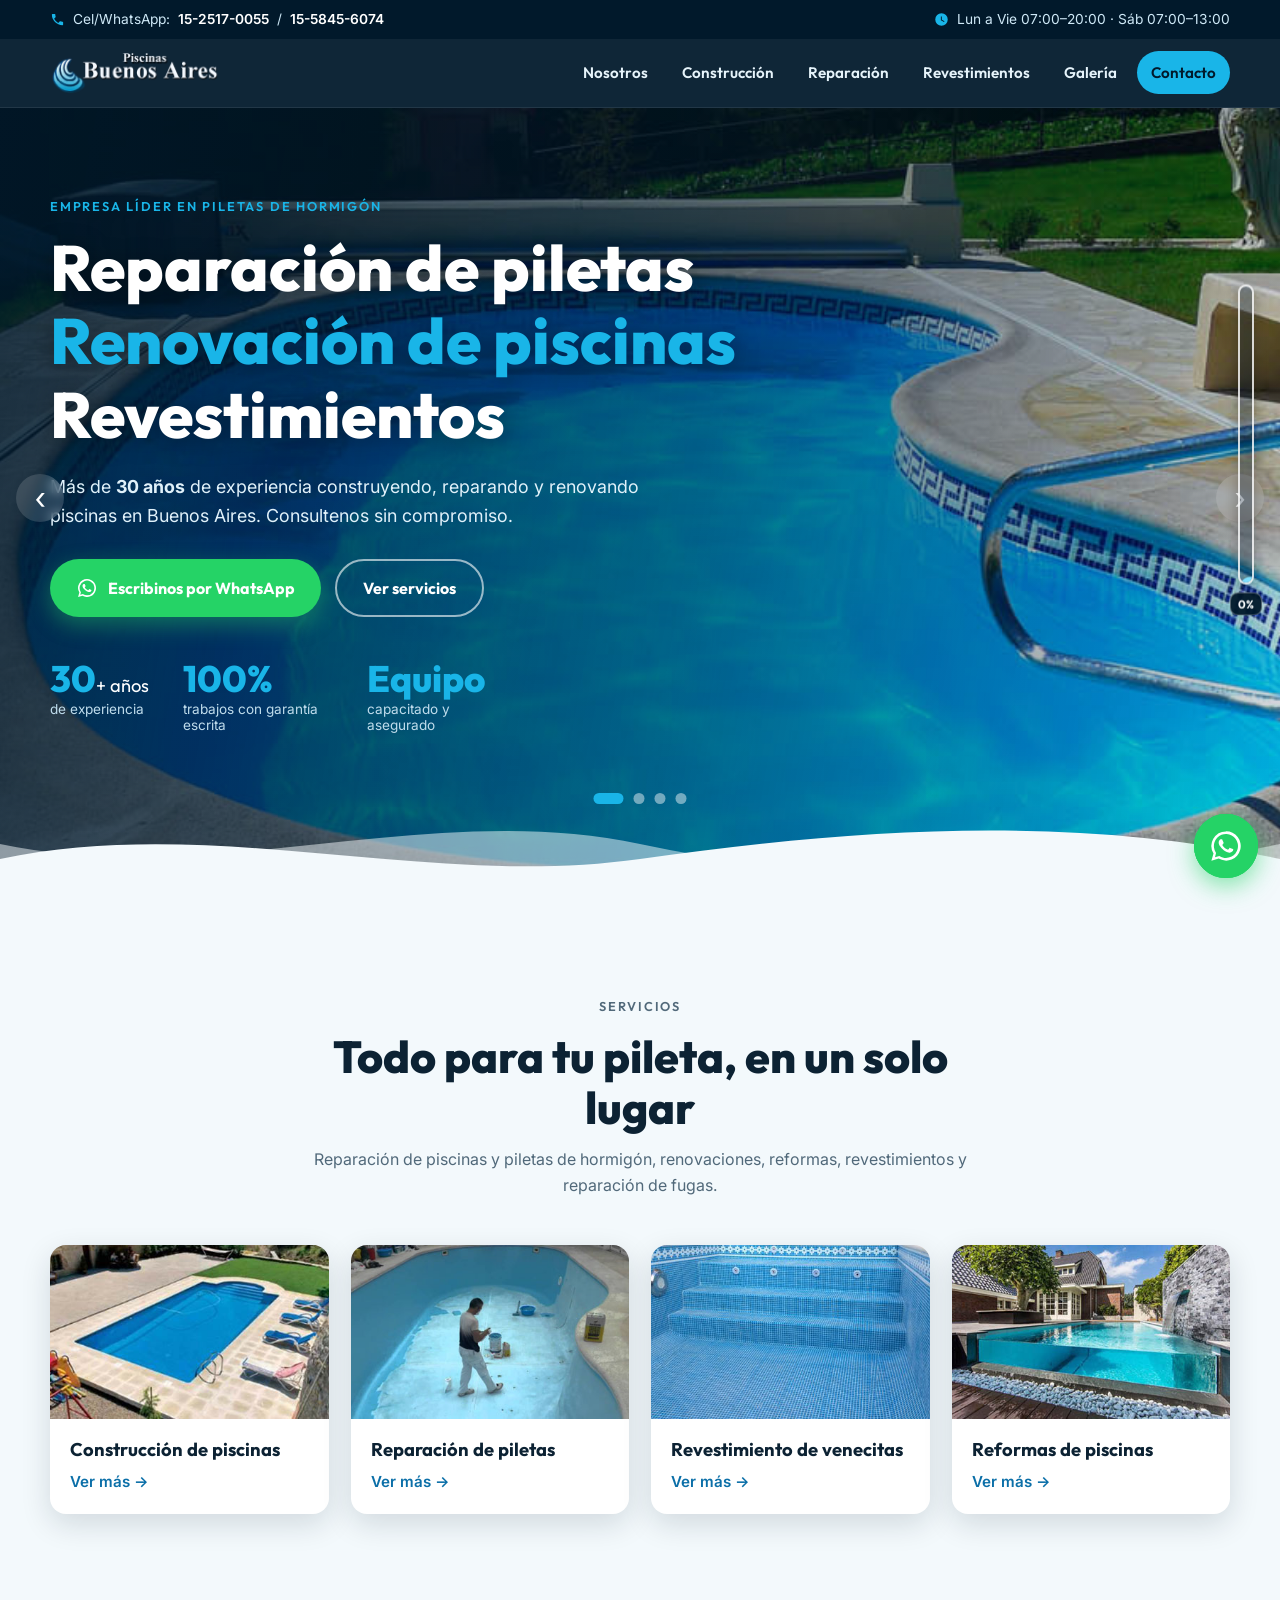
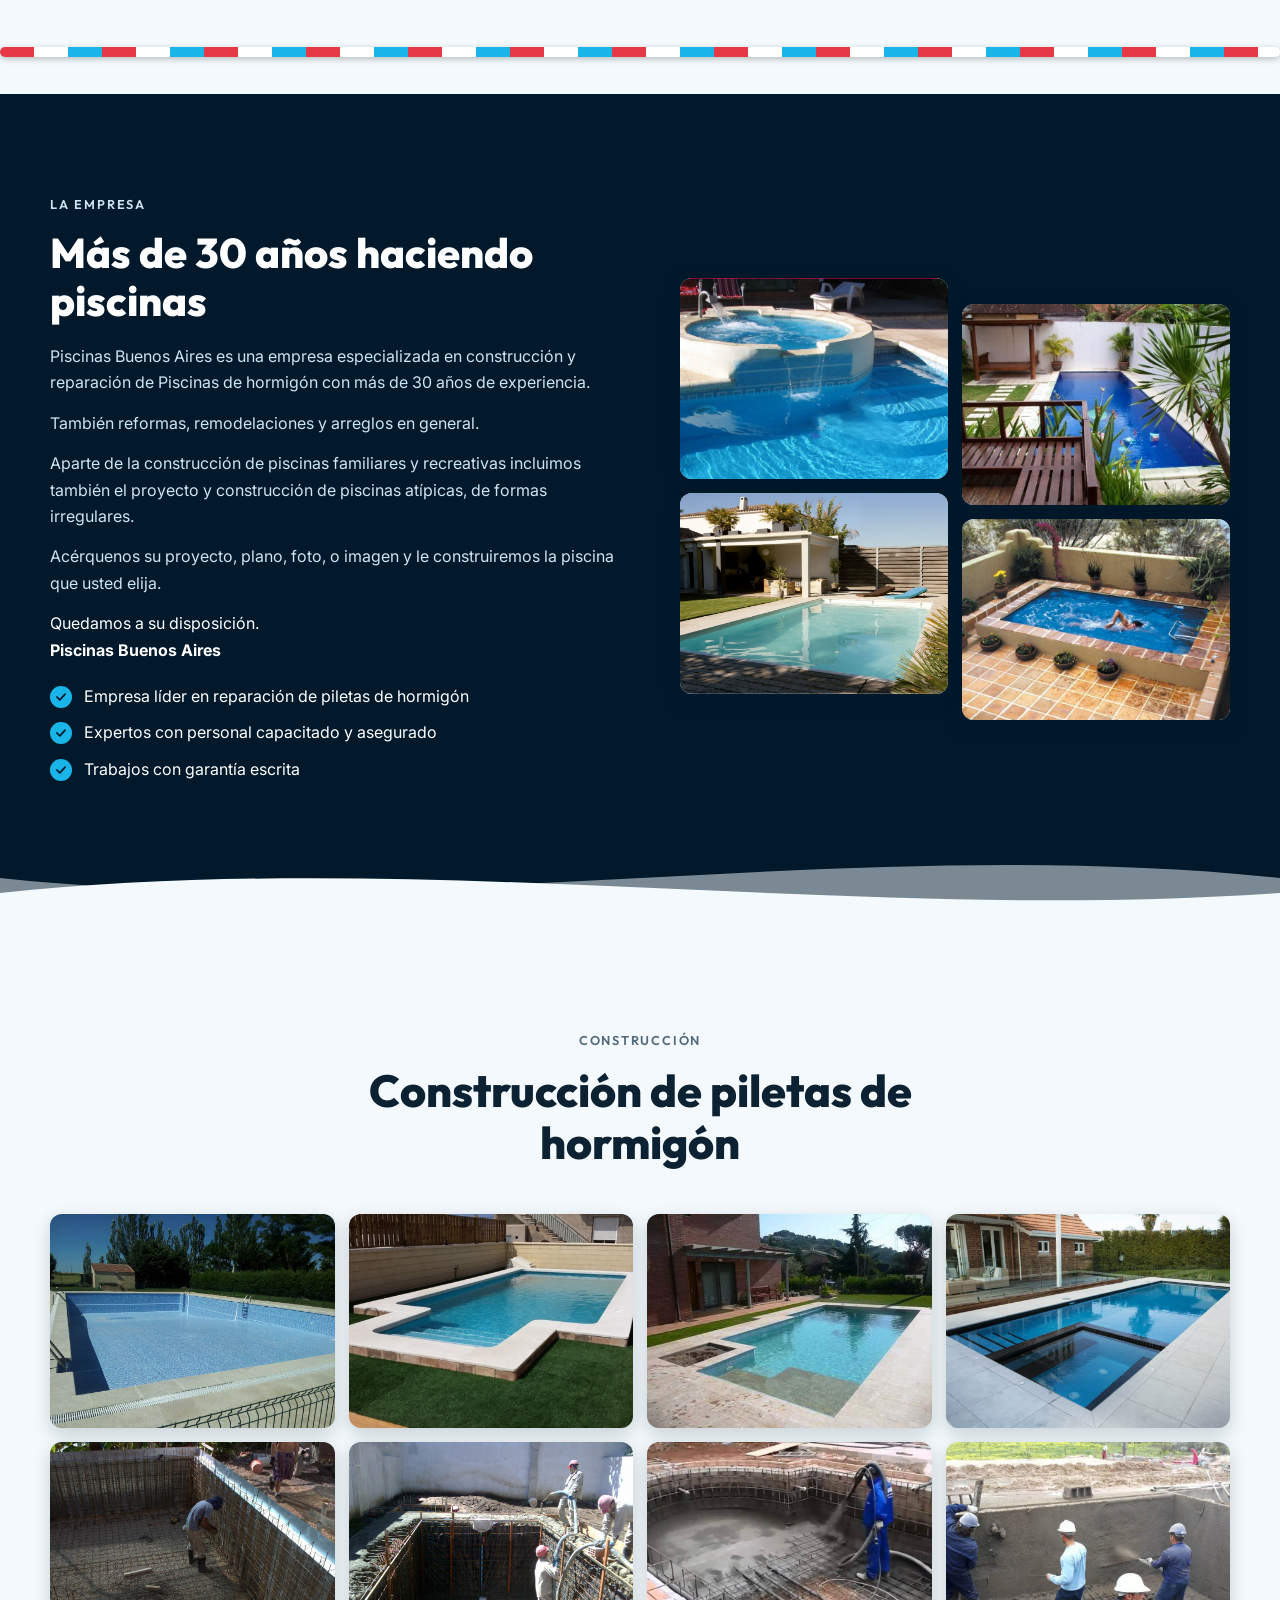
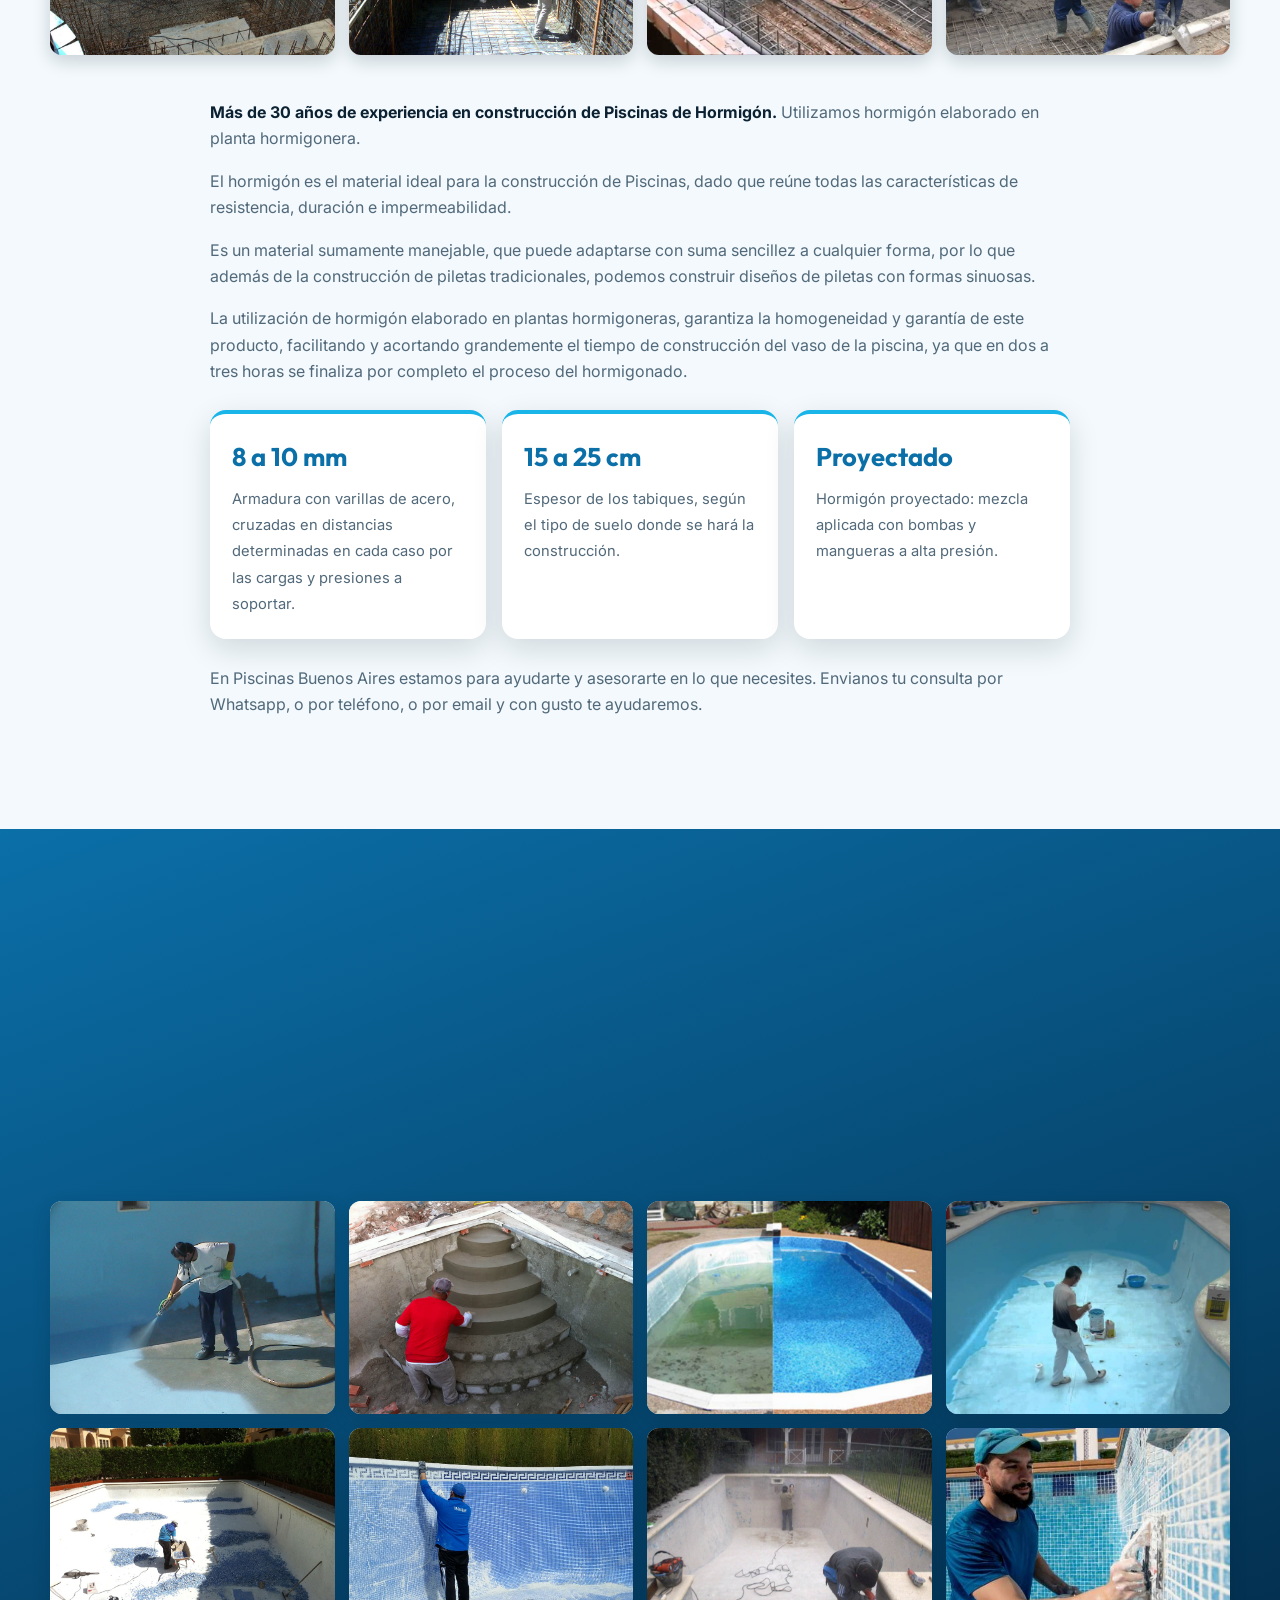
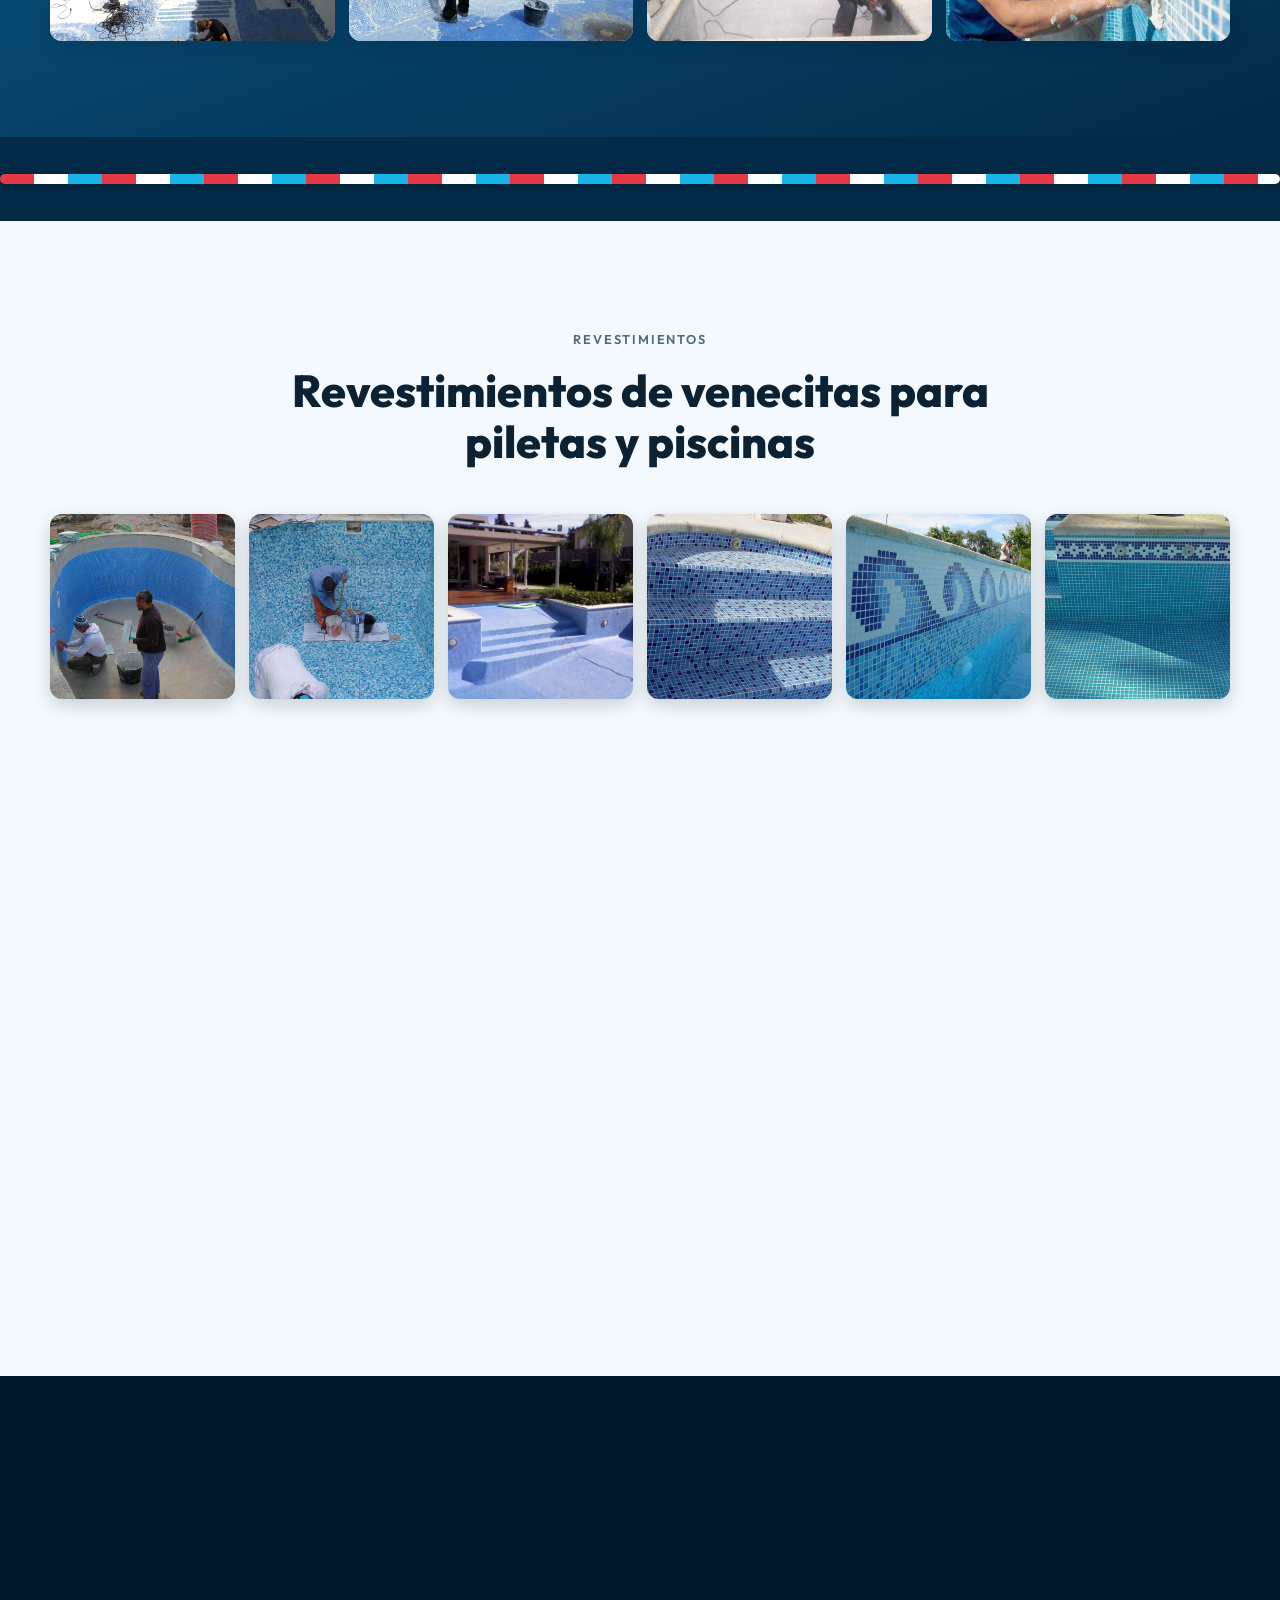
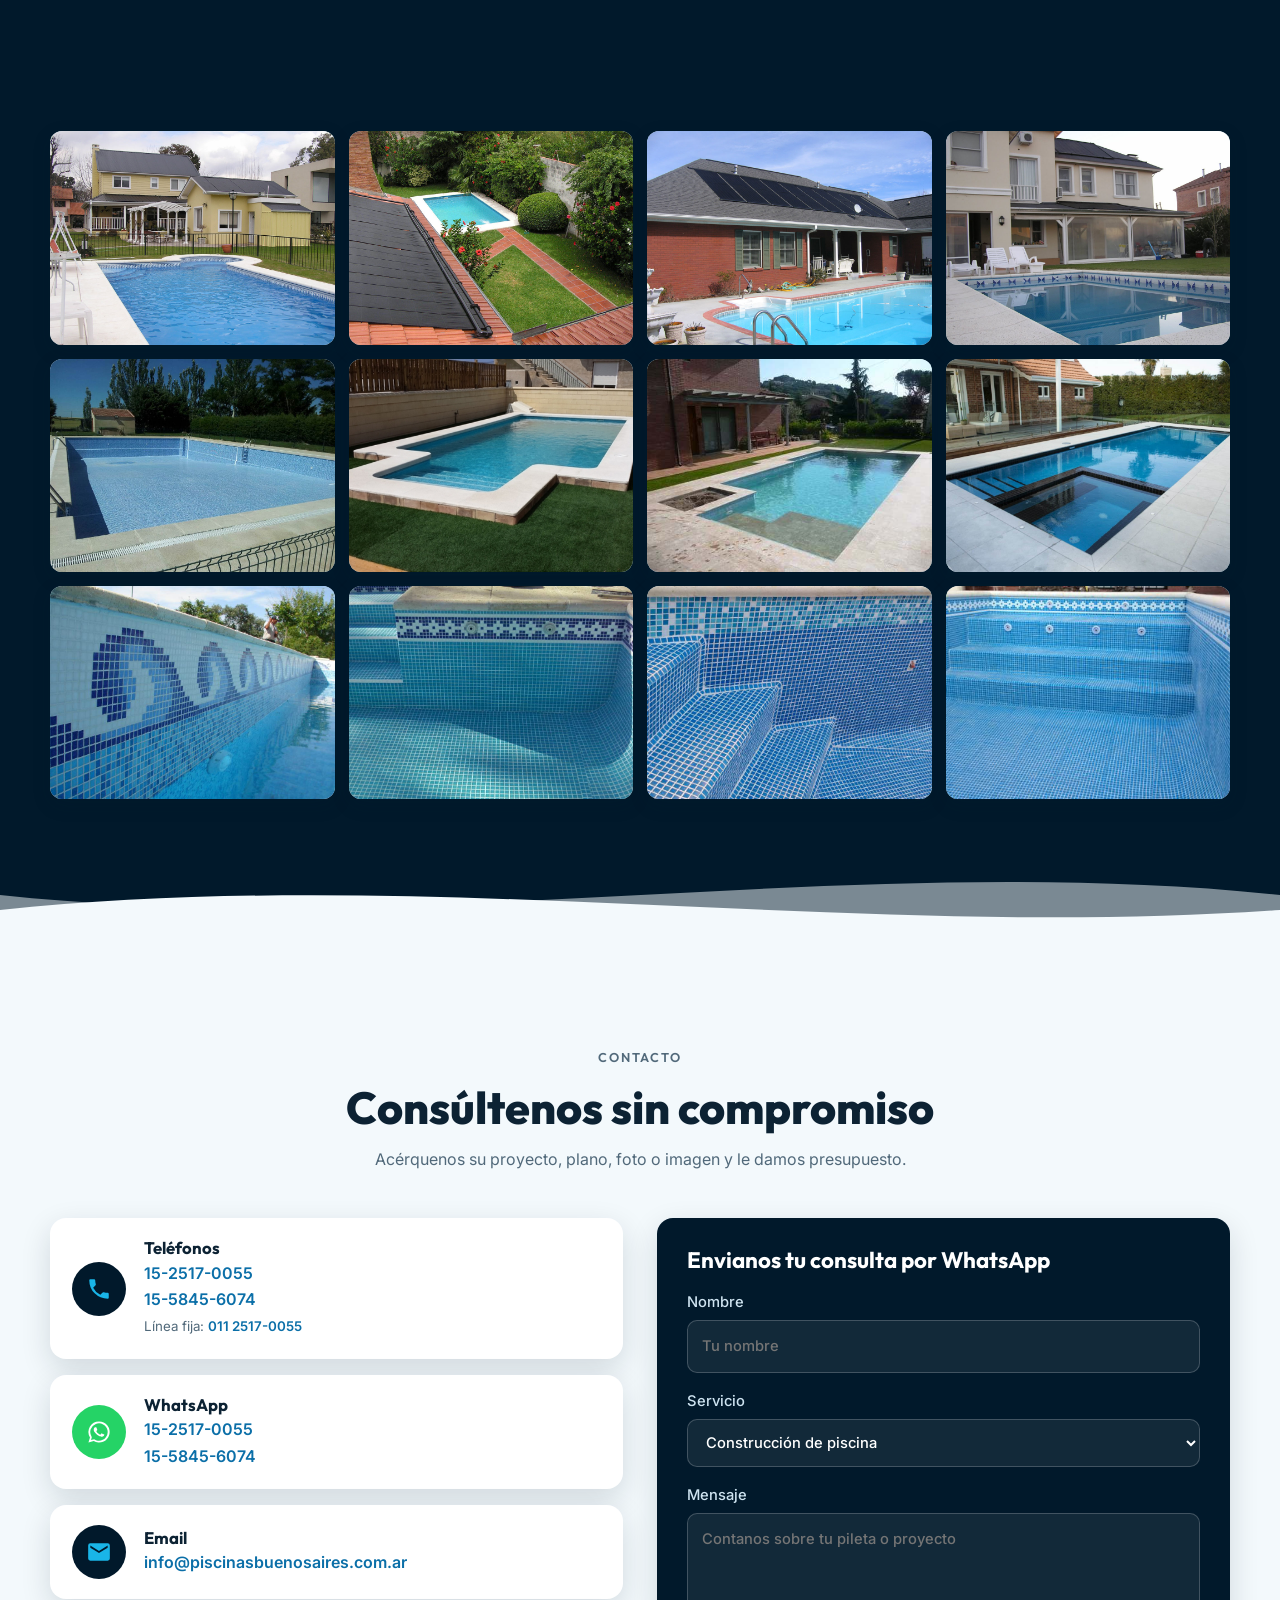
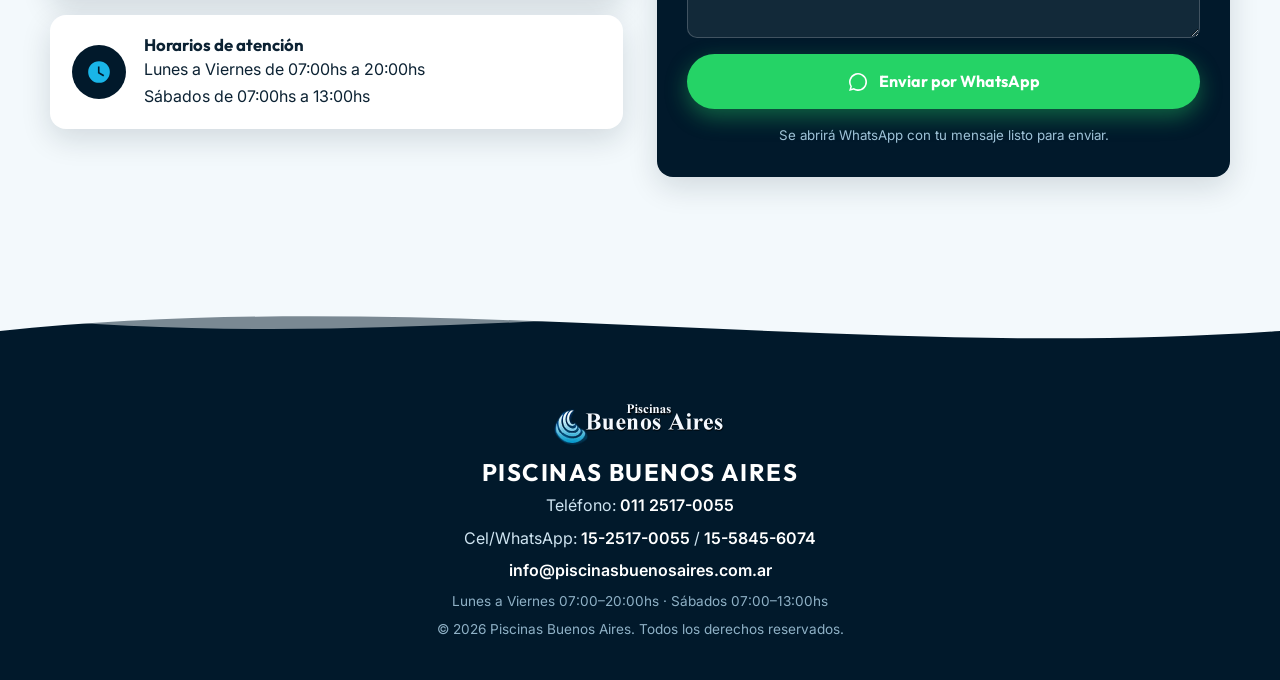
<file: index.html>
<!DOCTYPE html>
<html lang="es-AR">
<head>
<meta charset="utf-8">
<meta name="viewport" content="width=device-width, initial-scale=1">
<title>Piscinas Buenos Aires | Construcción y Reparación de Piletas de Hormigón</title>
<meta name="description" content="Empresa líder en construcción y reparación de piscinas de hormigón con más de 30 años de experiencia. Reformas, renovaciones, revestimientos de venecitas y reparación de fugas. Garantía escrita.">
<meta name="keywords" content="reparación de piletas, reparación de piscinas, construcción de piletas, piscinas de hormigón, revestimiento de venecitas, renovación de piscinas, Buenos Aires">
<meta name="theme-color" content="#01192b">
<meta property="og:title" content="Piscinas Buenos Aires | Construcción y Reparación de Piletas">
<meta property="og:description" content="Más de 30 años construyendo y reparando piscinas de hormigón. Trabajos con garantía escrita.">
<meta property="og:type" content="website">
<meta property="og:image" content="img/banner/banner03.jpg">
<link rel="icon" href="img/logo.png">
<link rel="preconnect" href="https://fonts.googleapis.com">
<link rel="preconnect" href="https://fonts.gstatic.com" crossorigin>
<link href="https://fonts.googleapis.com/css2?family=Inter:wght@400;500;600&family=Outfit:wght@500;600;700;800&display=swap" rel="stylesheet">
<link rel="stylesheet" href="css/style.css">
<script type="application/ld+json">
{
  "@context": "https://schema.org",
  "@type": "HomeAndConstructionBusiness",
  "name": "Piscinas Buenos Aires",
  "description": "Construcción y reparación de piscinas de hormigón con más de 30 años de experiencia.",
  "telephone": ["+54 9 11 2517-0055", "+54 9 11 5845-6074"],
  "email": "info@piscinasbuenosaires.com.ar",
  "areaServed": "Buenos Aires, Argentina",
  "openingHoursSpecification": [
    {"@type": "OpeningHoursSpecification", "dayOfWeek": ["Monday","Tuesday","Wednesday","Thursday","Friday"], "opens": "07:00", "closes": "20:00"},
    {"@type": "OpeningHoursSpecification", "dayOfWeek": "Saturday", "opens": "07:00", "closes": "13:00"}
  ]
}
</script>
</head>
<body>

<!-- Medidor de nivel de agua (scroll) -->
<div class="level" aria-hidden="true">
  <div class="level__tube"><div class="level__water" id="levelWater"></div></div>
  <div class="level__label"><span id="levelPct">0</span>%</div>
</div>

<!-- Barra superior -->
<div class="topbar">
  <div class="wrap topbar__in">
    <span class="topbar__item"><svg viewBox="0 0 24 24"><path d="M6.6 10.8a15.1 15.1 0 0 0 6.6 6.6l2.2-2.2a1 1 0 0 1 1-.25 11.4 11.4 0 0 0 3.6.57 1 1 0 0 1 1 1V20a1 1 0 0 1-1 1A17 17 0 0 1 3 4a1 1 0 0 1 1-1h3.5a1 1 0 0 1 1 1c0 1.25.2 2.45.57 3.57a1 1 0 0 1-.25 1z"/></svg>
      Cel/WhatsApp: <a href="tel:+5491125170055">15-2517-0055</a> / <a href="tel:+5491158456074">15-5845-6074</a></span>
    <span class="topbar__item topbar__hide"><svg viewBox="0 0 24 24"><path d="M12 2a10 10 0 1 0 0 20 10 10 0 0 0 0-20zm.5 5v5.2l4.3 2.6-.8 1.3-5-3V7z"/></svg>
      Lun a Vie 07:00–20:00 · Sáb 07:00–13:00</span>
  </div>
</div>

<!-- Header -->
<header class="header" id="header">
  <div class="wrap header__in">
    <a href="#inicio" class="logo"><img src="img/logo.png" alt="Piscinas Buenos Aires" width="176" height="45"></a>
    <button class="burger" id="burger" aria-label="Abrir menú" aria-expanded="false"><span></span><span></span><span></span></button>
    <nav class="nav" id="nav">
      <a href="#nosotros">Nosotros</a>
      <a href="#construccion">Construcción</a>
      <a href="#reparacion">Reparación</a>
      <a href="#revestimientos">Revestimientos</a>
      <a href="#galeria">Galería</a>
      <a href="#contacto" class="nav__cta">Contacto</a>
    </nav>
  </div>
</header>

<main>
<!-- HERO -->
<section class="hero" id="inicio">
  <div class="hero__slides" id="slides">
    <div class="hero__slide is-active" style="background-image:url('img/banner/banner03.jpg')"></div>
    <div class="hero__slide" style="background-image:url('img/banner/banner01.jpg')"></div>
    <div class="hero__slide" style="background-image:url('img/banner/banner05.jpg')"></div>
    <div class="hero__slide" style="background-image:url('img/banner/banner06.jpg')"></div>
  </div>
  <div class="hero__shade"></div>
  <div class="bubbles" aria-hidden="true"></div>
  <div class="wrap hero__content">
    <p class="eyebrow">Empresa líder en piletas de hormigón</p>
    <h1>Reparación de piletas<br><span>Renovación de piscinas</span><br>Revestimientos</h1>
    <p class="hero__lead">Más de <strong>30 años</strong> de experiencia construyendo, reparando y renovando piscinas en Buenos Aires. Consultenos sin compromiso.</p>
    <div class="hero__btns">
      <a class="btn btn--wa" href="https://wa.me/5491125170055?text=Hola%2C%20quisiera%20hacer%20una%20consulta%20sobre%20mi%20pileta." target="_blank" rel="noopener"><svg viewBox="0 0 32 32"><path d="M16 3a13 13 0 0 0-11.1 19.7L3 29l6.5-1.8A13 13 0 1 0 16 3zm0 23.7c-2 0-3.9-.6-5.5-1.6l-.4-.2-3.9 1 1-3.8-.3-.4A10.7 10.7 0 1 1 16 26.700zm5.900-8c-.3-.2-1.900-.9-2.200-1-.3-.1-.5-.2-.7.200-.2.300-.8 1-1 1.200-.2.200-.4.200-.7.100-.3-.2-1.400-.5-2.600-1.600-1-.9-1.600-1.900-1.800-2.300-.2-.3 0-.5.100-.7l.5-.6c.2-.2.200-.3.300-.5.100-.2.100-.4 0-.6l-1-2.300c-.2-.6-.5-.5-.7-.5h-.6c-.2 0-.6.100-.9.400-.3.300-1.100 1.100-1.100 2.600s1.100 3 1.300 3.200c.2.200 2.200 3.400 5.400 4.700 3.200 1.300 3.200.9 3.800.8.600-.1 1.900-.8 2.200-1.500.3-.7.300-1.400.2-1.500-.1-.1-.3-.2-.6-.4z"/></svg> Escribinos por WhatsApp</a>
      <a class="btn btn--ghost" href="#servicios">Ver servicios</a>
    </div>
    <ul class="hero__badges">
      <li><b data-count="30">0</b>+ años<small>de experiencia</small></li>
      <li><b>100%</b><small>trabajos con garantía escrita</small></li>
      <li><b>Equipo</b><small>capacitado y asegurado</small></li>
    </ul>
  </div>
  <button class="hero__arrow hero__arrow--prev" id="prev" aria-label="Anterior">‹</button>
  <button class="hero__arrow hero__arrow--next" id="next" aria-label="Siguiente">›</button>
  <div class="hero__dots" id="dots"></div>
  <svg class="wave wave--hero" viewBox="0 0 1440 120" preserveAspectRatio="none" aria-hidden="true">
    <path class="w1" d="M0 60 C 240 120 480 0 720 60 S 1200 120 1440 60 V120 H0z"/>
    <path class="w2" d="M0 80 C 240 20 480 120 720 80 S 1200 20 1440 80 V120 H0z"/>
  </svg>
</section>

<!-- SERVICIOS -->
<section class="section section--light" id="servicios">
  <div class="wrap">
    <header class="sec-head reveal">
      <p class="eyebrow eyebrow--dark">Servicios</p>
      <h2>Todo para tu pileta, en un solo lugar</h2>
      <p>Reparación de piscinas y piletas de hormigón, renovaciones, reformas, revestimientos y reparación de fugas.</p>
    </header>
    <div class="cards">
      <article class="card reveal">
        <div class="card__img"><img src="img/banner/index03.jpg" alt="Construcción de piscinas de hormigón" loading="lazy"></div>
        <div class="card__body"><h3>Construcción de piscinas</h3><a href="#construccion" class="card__link">Ver más →</a></div>
      </article>
      <article class="card reveal" style="--d:.1s">
        <div class="card__img"><img src="img/banner/index07.jpg" alt="Reparación de piletas" loading="lazy"></div>
        <div class="card__body"><h3>Reparación de piletas</h3><a href="#reparacion" class="card__link">Ver más →</a></div>
      </article>
      <article class="card reveal" style="--d:.2s">
        <div class="card__img"><img src="img/banner/index05.jpg" alt="Revestimiento de venecitas" loading="lazy"></div>
        <div class="card__body"><h3>Revestimiento de venecitas</h3><a href="#revestimientos" class="card__link">Ver más →</a></div>
      </article>
      <article class="card reveal" style="--d:.3s">
        <div class="card__img"><img src="img/banner/index02.jpg" alt="Reformas de piscinas" loading="lazy"></div>
        <div class="card__body"><h3>Reformas de piscinas</h3><a href="#reparacion" class="card__link">Ver más →</a></div>
      </article>
    </div>
  </div>
</section>

<!-- Carril con nadador (animación scroll) -->
<div class="lane" id="lane1" aria-hidden="true">
  <div class="lane__rope"></div>
  <div class="lane__swimmer" data-swimmer>
    <svg viewBox="0 0 120 50"><g class="sw-arm"><path d="M52 22 C 62 4, 84 4, 92 18" fill="none" stroke="#fff" stroke-width="5" stroke-linecap="round"/></g><ellipse cx="46" cy="28" rx="28" ry="7" fill="#19b5e8"/><circle cx="82" cy="24" r="8" fill="#ffd9b8"/><path d="M74 22 A8 8 0 0 1 90 22 Z" fill="#e63946"/><path d="M14 30 q-8 4 -12 0" stroke="#fff" fill="none" stroke-width="3" stroke-linecap="round" class="sw-kick"/></svg>
  </div>
</div>

<!-- NOSOTROS -->
<section class="section section--dark" id="nosotros">
  <div class="wrap about">
    <div class="about__text reveal">
      <p class="eyebrow">La empresa</p>
      <h2>Más de 30 años haciendo piscinas</h2>
      <p>Piscinas Buenos Aires es una empresa especializada en construcción y reparación de Piscinas de hormigón con más de 30 años de experiencia.</p>
      <p>También reformas, remodelaciones y arreglos en general.</p>
      <p>Aparte de la construcción de piscinas familiares y recreativas incluimos también el proyecto y construcción de piscinas atípicas, de formas irregulares.</p>
      <p>Acérquenos su proyecto, plano, foto, o imagen y le construiremos la piscina que usted elija.</p>
      <p class="about__sign">Quedamos a su disposición.<br><strong>Piscinas Buenos Aires</strong></p>
      <ul class="ticks">
        <li>Empresa líder en reparación de piletas de hormigón</li>
        <li>Expertos con personal capacitado y asegurado</li>
        <li>Trabajos con garantía escrita</li>
      </ul>
    </div>
    <div class="about__grid">
      <a href="img/empresa/01.jpg" class="g-item reveal" data-group="empresa"><img src="img/empresa/01.jpg" alt="Piscina - trabajo de Piscinas Buenos Aires 1" loading="lazy"></a>
      <a href="img/empresa/02.jpg" class="g-item reveal" data-group="empresa" style="--d:.1s"><img src="img/empresa/02.jpg" alt="Piscina - trabajo de Piscinas Buenos Aires 2" loading="lazy"></a>
      <a href="img/empresa/03.jpg" class="g-item reveal" data-group="empresa" style="--d:.2s"><img src="img/empresa/03.jpg" alt="Piscina - trabajo de Piscinas Buenos Aires 3" loading="lazy"></a>
      <a href="img/empresa/04.jpg" class="g-item reveal" data-group="empresa" style="--d:.3s"><img src="img/empresa/04.jpg" alt="Piscina - trabajo de Piscinas Buenos Aires 4" loading="lazy"></a>
    </div>
  </div>
  <svg class="wave wave--bottom wave--light" viewBox="0 0 1440 120" preserveAspectRatio="none" aria-hidden="true">
    <path class="w1" d="M0 60 C 240 120 480 0 720 60 S 1200 120 1440 60 V120 H0z"/>
    <path class="w2" d="M0 80 C 240 20 480 120 720 80 S 1200 20 1440 80 V120 H0z"/>
  </svg>
</section>

<!-- CONSTRUCCIÓN -->
<section class="section section--light" id="construccion">
  <div class="wrap">
    <header class="sec-head reveal">
      <p class="eyebrow eyebrow--dark">Construcción</p>
      <h2>Construcción de piletas de hormigón</h2>
    </header>
    <div class="grid grid--4">
      <a href="img/hormigon/01.jpg" class="g-item reveal" data-group="hormigon"><img src="img/hormigon/01.jpg" alt="Construcción de pileta de hormigón 1" loading="lazy"></a>
      <a href="img/hormigon/02.jpg" class="g-item reveal" data-group="hormigon" style="--d:.05s"><img src="img/hormigon/02.jpg" alt="Construcción de pileta de hormigón 2" loading="lazy"></a>
      <a href="img/hormigon/03.jpg" class="g-item reveal" data-group="hormigon" style="--d:.1s"><img src="img/hormigon/03.jpg" alt="Construcción de pileta de hormigón 3" loading="lazy"></a>
      <a href="img/hormigon/04.jpg" class="g-item reveal" data-group="hormigon" style="--d:.15s"><img src="img/hormigon/04.jpg" alt="Construcción de pileta de hormigón 4" loading="lazy"></a>
      <a href="img/hormigon/09.jpg" class="g-item reveal" data-group="hormigon"><img src="img/hormigon/09.jpg" alt="Construcción de pileta de hormigón 5" loading="lazy"></a>
      <a href="img/hormigon/12.jpg" class="g-item reveal" data-group="hormigon" style="--d:.05s"><img src="img/hormigon/12.jpg" alt="Construcción de pileta de hormigón 6" loading="lazy"></a>
      <a href="img/hormigon/13.jpg" class="g-item reveal" data-group="hormigon" style="--d:.1s"><img src="img/hormigon/13.jpg" alt="Construcción de pileta de hormigón 7" loading="lazy"></a>
      <a href="img/hormigon/08.jpg" class="g-item reveal" data-group="hormigon" style="--d:.15s"><img src="img/hormigon/08.jpg" alt="Construcción de pileta de hormigón 8" loading="lazy"></a>
    </div>
    <div class="prose reveal">
      <p><strong>Más de 30 años de experiencia en construcción de Piscinas de Hormigón.</strong> Utilizamos hormigón elaborado en planta hormigonera.</p>
      <p>El hormigón es el material ideal para la construcción de Piscinas, dado que reúne todas las características de resistencia, duración e impermeabilidad.</p>
      <p>Es un material sumamente manejable, que puede adaptarse con suma sencillez a cualquier forma, por lo que además de la construcción de piletas tradicionales, podemos construir diseños de piletas con formas sinuosas.</p>
      <p>La utilización de hormigón elaborado en plantas hormigoneras, garantiza la homogeneidad y garantía de este producto, facilitando y acortando grandemente el tiempo de construcción del vaso de la piscina, ya que en dos a tres horas se finaliza por completo el proceso del hormigonado.</p>
      <div class="specs">
        <div class="spec"><b>8 a 10 mm</b><span>Armadura con varillas de acero, cruzadas en distancias determinadas en cada caso por las cargas y presiones a soportar.</span></div>
        <div class="spec"><b>15 a 25 cm</b><span>Espesor de los tabiques, según el tipo de suelo donde se hará la construcción.</span></div>
        <div class="spec"><b>Proyectado</b><span>Hormigón proyectado: mezcla aplicada con bombas y mangueras a alta presión.</span></div>
      </div>
      <p>En Piscinas Buenos Aires estamos para ayudarte y asesorarte en lo que necesites. Envianos tu consulta por Whatsapp, o por teléfono, o por email y con gusto te ayudaremos.</p>
    </div>
  </div>
</section>

<!-- REPARACIÓN -->
<section class="section section--blue" id="reparacion">
  <div class="wrap">
    <header class="sec-head reveal">
      <p class="eyebrow">Reparación</p>
      <h2>Reparación de piletas y piscinas de hormigón</h2>
    </header>
    <ul class="chips reveal">
      <li>Reparación de piscinas y piletas de hormigón</li>
      <li>Renovación de piletas</li>
      <li>Reformas y renovaciones</li>
      <li>Revestimientos</li>
      <li>Reparación de fugas</li>
    </ul>
    <div class="grid grid--4">
      <a href="img/reparacion/01.jpg" class="g-item reveal" data-group="reparacion"><img src="img/reparacion/01.jpg" alt="Arreglo de piscinas 1" loading="lazy"></a>
      <a href="img/reparacion/02.jpg" class="g-item reveal" data-group="reparacion" style="--d:.05s"><img src="img/reparacion/02.jpg" alt="Arreglo de piscinas 2" loading="lazy"></a>
      <a href="img/reparacion/03.jpg" class="g-item reveal" data-group="reparacion" style="--d:.1s"><img src="img/reparacion/03.jpg" alt="Arreglo de piscinas 3" loading="lazy"></a>
      <a href="img/reparacion/04.jpg" class="g-item reveal" data-group="reparacion" style="--d:.15s"><img src="img/reparacion/04.jpg" alt="Arreglo de piscinas 4" loading="lazy"></a>
      <a href="img/reparacion/05.jpg" class="g-item reveal" data-group="reparacion"><img src="img/reparacion/05.jpg" alt="Arreglo de piscinas 5" loading="lazy"></a>
      <a href="img/reparacion/06.jpg" class="g-item reveal" data-group="reparacion" style="--d:.05s"><img src="img/reparacion/06.jpg" alt="Arreglo de piscinas 6" loading="lazy"></a>
      <a href="img/reparacion/07.jpg" class="g-item reveal" data-group="reparacion" style="--d:.1s"><img src="img/reparacion/07.jpg" alt="Arreglo de piscinas 7" loading="lazy"></a>
      <a href="img/reparacion/12.jpg" class="g-item reveal" data-group="reparacion" style="--d:.15s"><img src="img/reparacion/12.jpg" alt="Arreglo de piscinas 8" loading="lazy"></a>
    </div>
  </div>
</section>

<!-- Carril 2 -->
<div class="lane lane--dark" id="lane2" aria-hidden="true">
  <div class="lane__rope"></div>
  <div class="lane__swimmer" data-swimmer>
    <svg viewBox="0 0 120 50"><g class="sw-arm"><path d="M52 22 C 62 4, 84 4, 92 18" fill="none" stroke="#fff" stroke-width="5" stroke-linecap="round"/></g><ellipse cx="46" cy="28" rx="28" ry="7" fill="#19b5e8"/><circle cx="82" cy="24" r="8" fill="#ffd9b8"/><path d="M74 22 A8 8 0 0 1 90 22 Z" fill="#e63946"/><path d="M14 30 q-8 4 -12 0" stroke="#fff" fill="none" stroke-width="3" stroke-linecap="round" class="sw-kick"/></svg>
  </div>
</div>

<!-- REVESTIMIENTOS -->
<section class="section section--light" id="revestimientos">
  <div class="wrap">
    <header class="sec-head reveal">
      <p class="eyebrow eyebrow--dark">Revestimientos</p>
      <h2>Revestimientos de venecitas para piletas y piscinas</h2>
    </header>
    <div class="grid grid--6">
      <a href="img/venecitas/01.jpg" class="g-item reveal" data-group="venecitas"><img src="img/venecitas/01.jpg" alt="Revestimiento de venecitas 1" loading="lazy"></a>
      <a href="img/venecitas/02.jpg" class="g-item reveal" data-group="venecitas" style="--d:.04s"><img src="img/venecitas/02.jpg" alt="Revestimiento de venecitas 2" loading="lazy"></a>
      <a href="img/venecitas/03.jpg" class="g-item reveal" data-group="venecitas" style="--d:.08s"><img src="img/venecitas/03.jpg" alt="Revestimiento de venecitas 3" loading="lazy"></a>
      <a href="img/venecitas/04.jpg" class="g-item reveal" data-group="venecitas" style="--d:.12s"><img src="img/venecitas/04.jpg" alt="Revestimiento de venecitas 4" loading="lazy"></a>
      <a href="img/venecitas/05.jpg" class="g-item reveal" data-group="venecitas" style="--d:.16s"><img src="img/venecitas/05.jpg" alt="Revestimiento de venecitas 5" loading="lazy"></a>
      <a href="img/venecitas/06.jpg" class="g-item reveal" data-group="venecitas" style="--d:.2s"><img src="img/venecitas/06.jpg" alt="Revestimiento de venecitas 6" loading="lazy"></a>
      <a href="img/venecitas/07.jpg" class="g-item reveal" data-group="venecitas"><img src="img/venecitas/07.jpg" alt="Revestimiento de venecitas 7" loading="lazy"></a>
      <a href="img/venecitas/08.jpg" class="g-item reveal" data-group="venecitas" style="--d:.04s"><img src="img/venecitas/08.jpg" alt="Revestimiento de venecitas 8" loading="lazy"></a>
      <a href="img/venecitas/09.jpg" class="g-item reveal" data-group="venecitas" style="--d:.08s"><img src="img/venecitas/09.jpg" alt="Revestimiento de venecitas 9" loading="lazy"></a>
      <a href="img/venecitas/10.jpg" class="g-item reveal" data-group="venecitas" style="--d:.12s"><img src="img/venecitas/10.jpg" alt="Revestimiento de venecitas 10" loading="lazy"></a>
      <a href="img/venecitas/11.jpg" class="g-item reveal" data-group="venecitas" style="--d:.16s"><img src="img/venecitas/11.jpg" alt="Revestimiento de venecitas 11" loading="lazy"></a>
      <a href="img/venecitas/12.jpg" class="g-item reveal" data-group="venecitas" style="--d:.2s"><img src="img/venecitas/12.jpg" alt="Revestimiento de venecitas 12" loading="lazy"></a>
    </div>
    <div class="prose reveal">
      <p>El revestimiento veneciano es un pequeño mosaico decorativo, con propiedades de alta resistencia y grandes posibilidades de diseño: un único material apto para formar dibujos y combinar colores.</p>
      <p>Posee características excelentes para piscinas debido a su alta resistencia a la humedad, los cambios de temperatura y los productos químicos (por ejemplo, limpiadores) y su color se mantiene inalterable con el paso del tiempo y la exposición a la luz.</p>
      <p>Desde la decoración, resultan un elemento único y diferenciador: tiene una paleta de <strong>40 colores</strong> que incluye desde los colores primarios hasta las tonalidades menos comunes, mezclas y veteados. Esta amplitud permite variar los porcentajes de las mezclas, hacer combinaciones, guardas y dibujos que personalizan el diseño. De esta forma, se trabaja con mosaicos venecianos casi con la misma libertad que con la pintura. Se pueden hacer dibujos con diseños originales y exclusivos y sectorizar los diferentes espacios de un ambiente a través de la utilización de diferentes tonalidades.</p>
    </div>
  </div>
</section>

<!-- GALERÍA -->
<section class="section section--dark" id="galeria">
  <div class="wrap">
    <header class="sec-head reveal">
      <p class="eyebrow">Galería de imágenes</p>
      <h2>Nuestros trabajos</h2>
      <p>Hacé click en la imagen para agrandar.</p>
    </header>
    <div class="filters reveal" id="filters">
      <button class="is-on" data-f="all">Todos</button>
      <button data-f="obras">Piscinas terminadas</button>
      <button data-f="hormigon">Construcción</button>
      <button data-f="venecitas">Venecitas</button>
    </div>
    <div class="grid grid--4 grid--gallery" id="gallery">
      <a href="img/calefaccion/05.jpg" class="g-item" data-group="galeria" data-cat="obras"><img src="img/calefaccion/05.jpg" alt="Piscina terminada 1" loading="lazy"></a>
      <a href="img/calefaccion/06.jpg" class="g-item" data-group="galeria" data-cat="obras"><img src="img/calefaccion/06.jpg" alt="Piscina terminada 2" loading="lazy"></a>
      <a href="img/calefaccion/07.jpg" class="g-item" data-group="galeria" data-cat="obras"><img src="img/calefaccion/07.jpg" alt="Piscina terminada 3" loading="lazy"></a>
      <a href="img/calefaccion/08.jpg" class="g-item" data-group="galeria" data-cat="obras"><img src="img/calefaccion/08.jpg" alt="Piscina terminada 4" loading="lazy"></a>
      <a href="img/hormigon/01.jpg" class="g-item" data-group="galeria" data-cat="hormigon"><img src="img/hormigon/01.jpg" alt="Pileta de hormigón 1" loading="lazy"></a>
      <a href="img/hormigon/02.jpg" class="g-item" data-group="galeria" data-cat="hormigon"><img src="img/hormigon/02.jpg" alt="Pileta de hormigón 2" loading="lazy"></a>
      <a href="img/hormigon/03.jpg" class="g-item" data-group="galeria" data-cat="hormigon"><img src="img/hormigon/03.jpg" alt="Pileta de hormigón 3" loading="lazy"></a>
      <a href="img/hormigon/04.jpg" class="g-item" data-group="galeria" data-cat="hormigon"><img src="img/hormigon/04.jpg" alt="Pileta de hormigón 4" loading="lazy"></a>
      <a href="img/venecitas/05.jpg" class="g-item" data-group="galeria" data-cat="venecitas"><img src="img/venecitas/05.jpg" alt="Venecitas 5" loading="lazy"></a>
      <a href="img/venecitas/06.jpg" class="g-item" data-group="galeria" data-cat="venecitas"><img src="img/venecitas/06.jpg" alt="Venecitas 6" loading="lazy"></a>
      <a href="img/venecitas/07.jpg" class="g-item" data-group="galeria" data-cat="venecitas"><img src="img/venecitas/07.jpg" alt="Venecitas 7" loading="lazy"></a>
      <a href="img/venecitas/08.jpg" class="g-item" data-group="galeria" data-cat="venecitas"><img src="img/venecitas/08.jpg" alt="Venecitas 8" loading="lazy"></a>
    </div>
  </div>
  <svg class="wave wave--bottom wave--light" viewBox="0 0 1440 120" preserveAspectRatio="none" aria-hidden="true">
    <path class="w1" d="M0 60 C 240 120 480 0 720 60 S 1200 120 1440 60 V120 H0z"/>
    <path class="w2" d="M0 80 C 240 20 480 120 720 80 S 1200 20 1440 80 V120 H0z"/>
  </svg>
</section>

<!-- CONTACTO -->
<section class="section section--light" id="contacto">
  <div class="wrap">
    <header class="sec-head reveal">
      <p class="eyebrow eyebrow--dark">Contacto</p>
      <h2>Consúltenos sin compromiso</h2>
      <p>Acérquenos su proyecto, plano, foto o imagen y le damos presupuesto.</p>
    </header>
    <div class="contact">
      <div class="contact__info">
        <div class="ci reveal">
          <div class="ci__ico"><svg viewBox="0 0 24 24"><path d="M6.6 10.8a15.1 15.1 0 0 0 6.6 6.6l2.2-2.2a1 1 0 0 1 1-.25 11.4 11.4 0 0 0 3.6.57 1 1 0 0 1 1 1V20a1 1 0 0 1-1 1A17 17 0 0 1 3 4a1 1 0 0 1 1-1h3.5a1 1 0 0 1 1 1c0 1.25.2 2.45.57 3.57a1 1 0 0 1-.25 1z"/></svg></div>
          <div><h4>Teléfonos</h4>
            <p><a href="tel:+5491125170055">15-2517-0055</a><br><a href="tel:+5491158456074">15-5845-6074</a><br><small>Línea fija: <a href="tel:+541125170055">011 2517-0055</a></small></p></div>
        </div>
        <div class="ci reveal" style="--d:.1s">
          <div class="ci__ico ci__ico--wa"><svg viewBox="0 0 32 32"><path d="M16 3a13 13 0 0 0-11.1 19.7L3 29l6.5-1.8A13 13 0 1 0 16 3zm0 23.7c-2 0-3.9-.6-5.5-1.6l-.4-.2-3.9 1 1-3.8-.3-.4A10.7 10.7 0 1 1 16 26.700zm5.900-8c-.3-.2-1.900-.9-2.200-1-.3-.1-.5-.2-.7.200-.2.300-.8 1-1 1.200-.2.200-.4.200-.7.100-.3-.2-1.400-.5-2.600-1.600-1-.9-1.600-1.900-1.800-2.300-.2-.3 0-.5.100-.7l.5-.6c.2-.2.200-.3.300-.5.100-.2.100-.4 0-.6l-1-2.300c-.2-.6-.5-.5-.7-.5h-.6c-.2 0-.6.100-.9.400-.3.300-1.100 1.100-1.100 2.600s1.100 3 1.300 3.200c.2.200 2.200 3.400 5.400 4.700 3.200 1.300 3.200.9 3.800.8.600-.1 1.900-.8 2.200-1.500.3-.7.300-1.400.2-1.500-.1-.1-.3-.2-.6-.4z"/></svg></div>
          <div><h4>WhatsApp</h4>
            <p><a href="https://wa.me/5491125170055" target="_blank" rel="noopener">15-2517-0055</a><br><a href="https://wa.me/5491158456074" target="_blank" rel="noopener">15-5845-6074</a></p></div>
        </div>
        <div class="ci reveal" style="--d:.2s">
          <div class="ci__ico"><svg viewBox="0 0 24 24"><path d="M20 4H4a2 2 0 0 0-2 2v12a2 2 0 0 0 2 2h16a2 2 0 0 0 2-2V6a2 2 0 0 0-2-2zm0 4-8 5-8-5V6l8 5 8-5z"/></svg></div>
          <div><h4>Email</h4><p><a href="mailto:info@piscinasbuenosaires.com.ar">info@piscinasbuenosaires.com.ar</a></p></div>
        </div>
        <div class="ci reveal" style="--d:.3s">
          <div class="ci__ico"><svg viewBox="0 0 24 24"><path d="M12 2a10 10 0 1 0 0 20 10 10 0 0 0 0-20zm.5 5v5.2l4.3 2.6-.8 1.3-5-3V7z"/></svg></div>
          <div><h4>Horarios de atención</h4><p>Lunes a Viernes de 07:00hs a 20:00hs<br>Sábados de 07:00hs a 13:00hs</p></div>
        </div>
      </div>
      <form class="form reveal" id="form" novalidate>
        <h3>Envianos tu consulta por WhatsApp</h3>
        <label>Nombre<input type="text" name="nombre" required autocomplete="name" placeholder="Tu nombre"></label>
        <label>Servicio
          <select name="servicio">
            <option>Construcción de piscina</option>
            <option>Reparación de pileta</option>
            <option>Revestimiento de venecitas</option>
            <option>Reforma / renovación</option>
            <option>Otra consulta</option>
          </select>
        </label>
        <label>Mensaje<textarea name="mensaje" rows="4" placeholder="Contanos sobre tu pileta o proyecto"></textarea></label>
        <button type="submit" class="btn btn--wa btn--block"><svg viewBox="0 0 32 32"><path d="M16 3a13 13 0 0 0-11.1 19.7L3 29l6.5-1.8A13 13 0 1 0 16 3zm0 23.7c-2 0-3.900-.6-5.500-1.600l-.4-.2-3.900 1 1-3.800-.3-.4A10.700 10.700 0 1 1 16 26.700z"/></svg> Enviar por WhatsApp</button>
        <small>Se abrirá WhatsApp con tu mensaje listo para enviar.</small>
      </form>
    </div>
  </div>
</section>
</main>

<!-- FOOTER -->
<footer class="footer">
  <svg class="wave wave--top" viewBox="0 0 1440 120" preserveAspectRatio="none" aria-hidden="true">
    <path class="w1" d="M0 60 C 240 120 480 0 720 60 S 1200 120 1440 60 V0 H0z"/>
    <path class="w2" d="M0 80 C 240 20 480 120 720 80 S 1200 20 1440 80 V0 H0z"/>
  </svg>
  <div class="wrap footer__in">
    <img src="img/logo.png" alt="Piscinas Buenos Aires" width="176" height="45">
    <h2>PISCINAS BUENOS AIRES</h2>
    <p>Teléfono: <a href="tel:+541125170055">011 2517-0055</a></p>
    <p>Cel/WhatsApp: <a href="tel:+5491125170055">15-2517-0055</a> / <a href="tel:+5491158456074">15-5845-6074</a></p>
    <p><a href="mailto:info@piscinasbuenosaires.com.ar">info@piscinasbuenosaires.com.ar</a></p>
    <p class="footer__small">Lunes a Viernes 07:00–20:00hs · Sábados 07:00–13:00hs</p>
    <p class="footer__small">© <span id="year"></span> Piscinas Buenos Aires. Todos los derechos reservados.</p>
  </div>
</footer>

<!-- WhatsApp widget -->
<a href="https://wa.me/5491125170055?text=Hola%2C%20quisiera%20hacer%20una%20consulta." class="wa" target="_blank" rel="noopener" aria-label="Escribinos por WhatsApp">
  <span class="wa__tip">¿Necesitás ayuda con tu pileta?<br><b>Escribinos</b></span>
  <span class="wa__btn"><svg viewBox="0 0 32 32"><path d="M16 3a13 13 0 0 0-11.1 19.7L3 29l6.5-1.8A13 13 0 1 0 16 3zm0 23.7c-2 0-3.9-.6-5.5-1.6l-.4-.2-3.9 1 1-3.8-.3-.4A10.7 10.7 0 1 1 16 26.700zm5.900-8c-.3-.2-1.900-.9-2.200-1-.3-.1-.5-.2-.7.200-.2.300-.8 1-1 1.200-.2.200-.4.200-.7.100-.3-.2-1.400-.5-2.600-1.600-1-.9-1.600-1.900-1.800-2.300-.2-.3 0-.5.100-.7l.5-.6c.2-.2.200-.3.300-.5.100-.2.100-.4 0-.6l-1-2.300c-.2-.6-.5-.5-.7-.5h-.6c-.2 0-.6.100-.9.400-.3.300-1.100 1.100-1.100 2.600s1.100 3 1.300 3.200c.2.200 2.200 3.400 5.400 4.700 3.200 1.300 3.200.9 3.800.8.600-.1 1.900-.8 2.200-1.500.3-.7.300-1.400.2-1.500-.1-.1-.3-.2-.6-.4z"/></svg></span>
</a>

<!-- Lightbox -->
<div class="lb" id="lb" aria-hidden="true" role="dialog" aria-label="Visor de imágenes">
  <button class="lb__x" id="lbX" aria-label="Cerrar">×</button>
  <button class="lb__nav lb__nav--p" id="lbP" aria-label="Anterior">‹</button>
  <img id="lbImg" alt="">
  <button class="lb__nav lb__nav--n" id="lbN" aria-label="Siguiente">›</button>
  <div class="lb__count" id="lbC"></div>
</div>

<script src="js/main.js"></script>
</body>
</html>
</file>
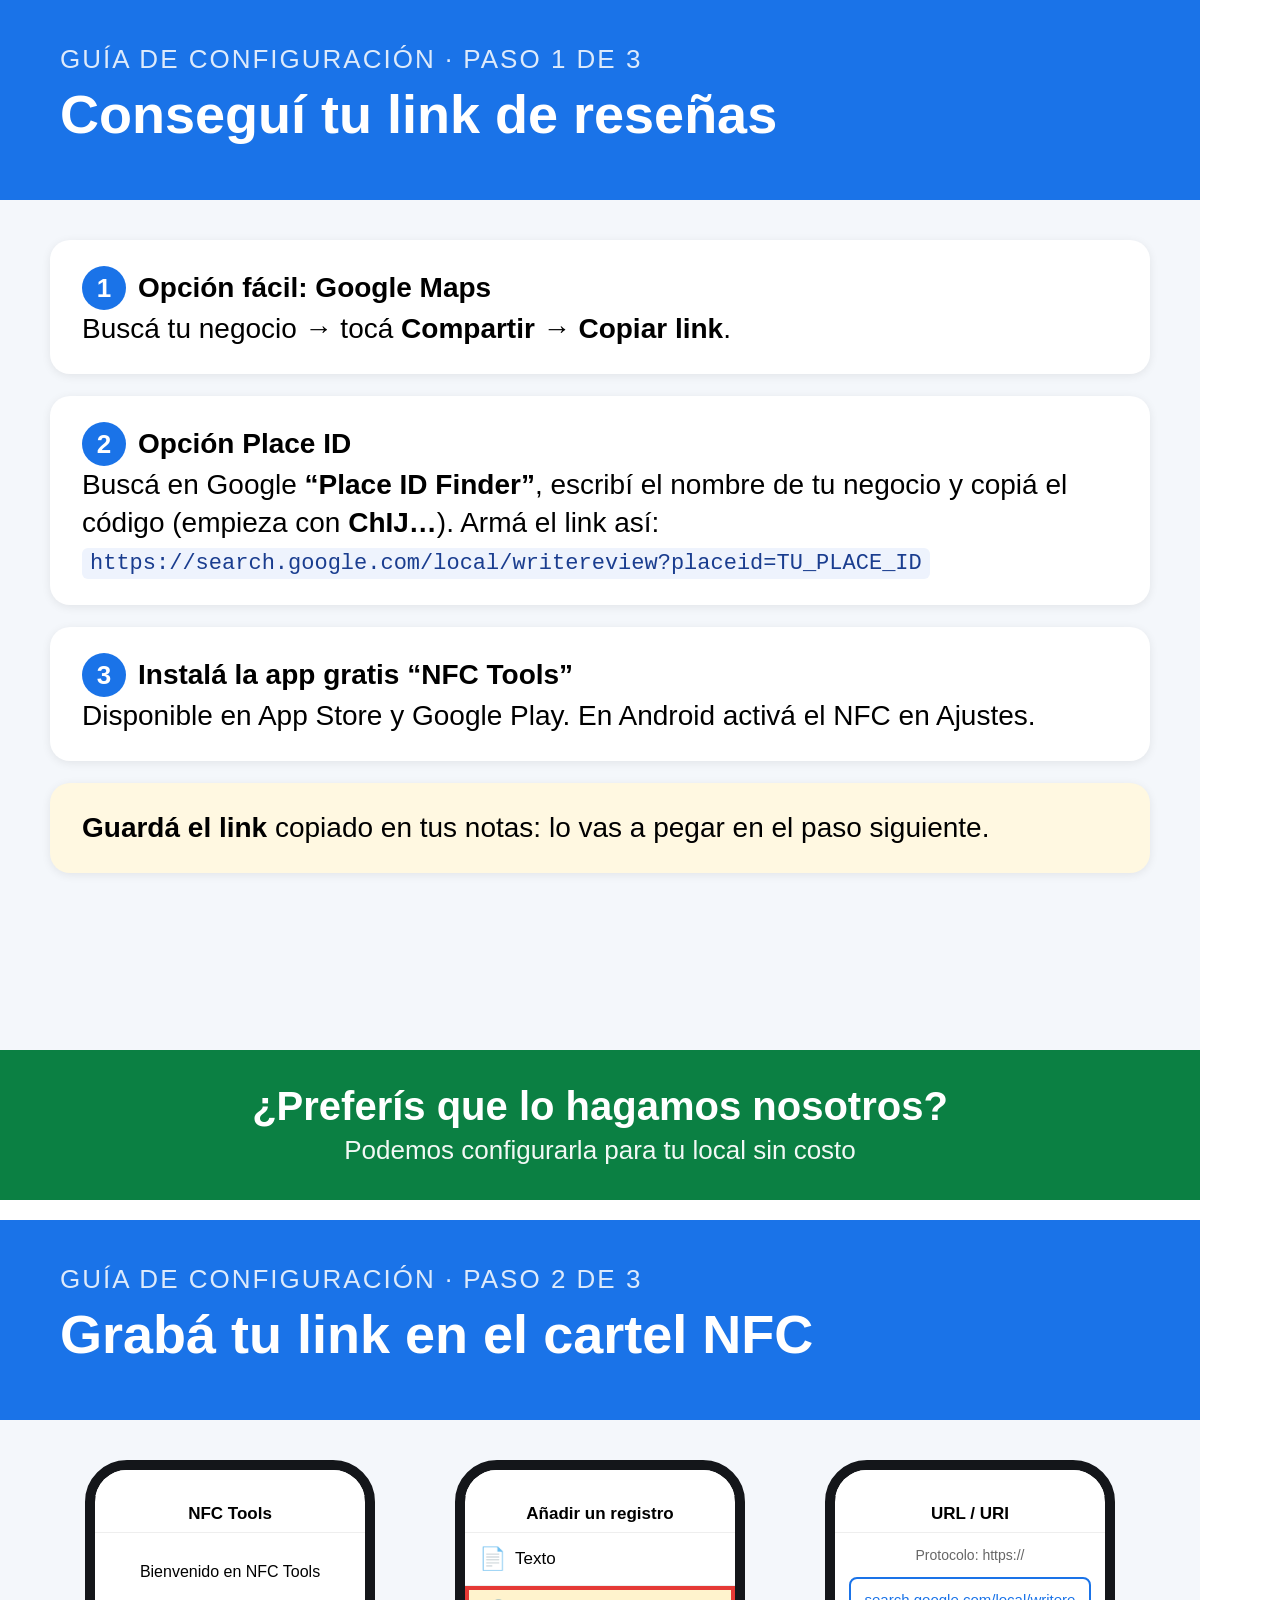
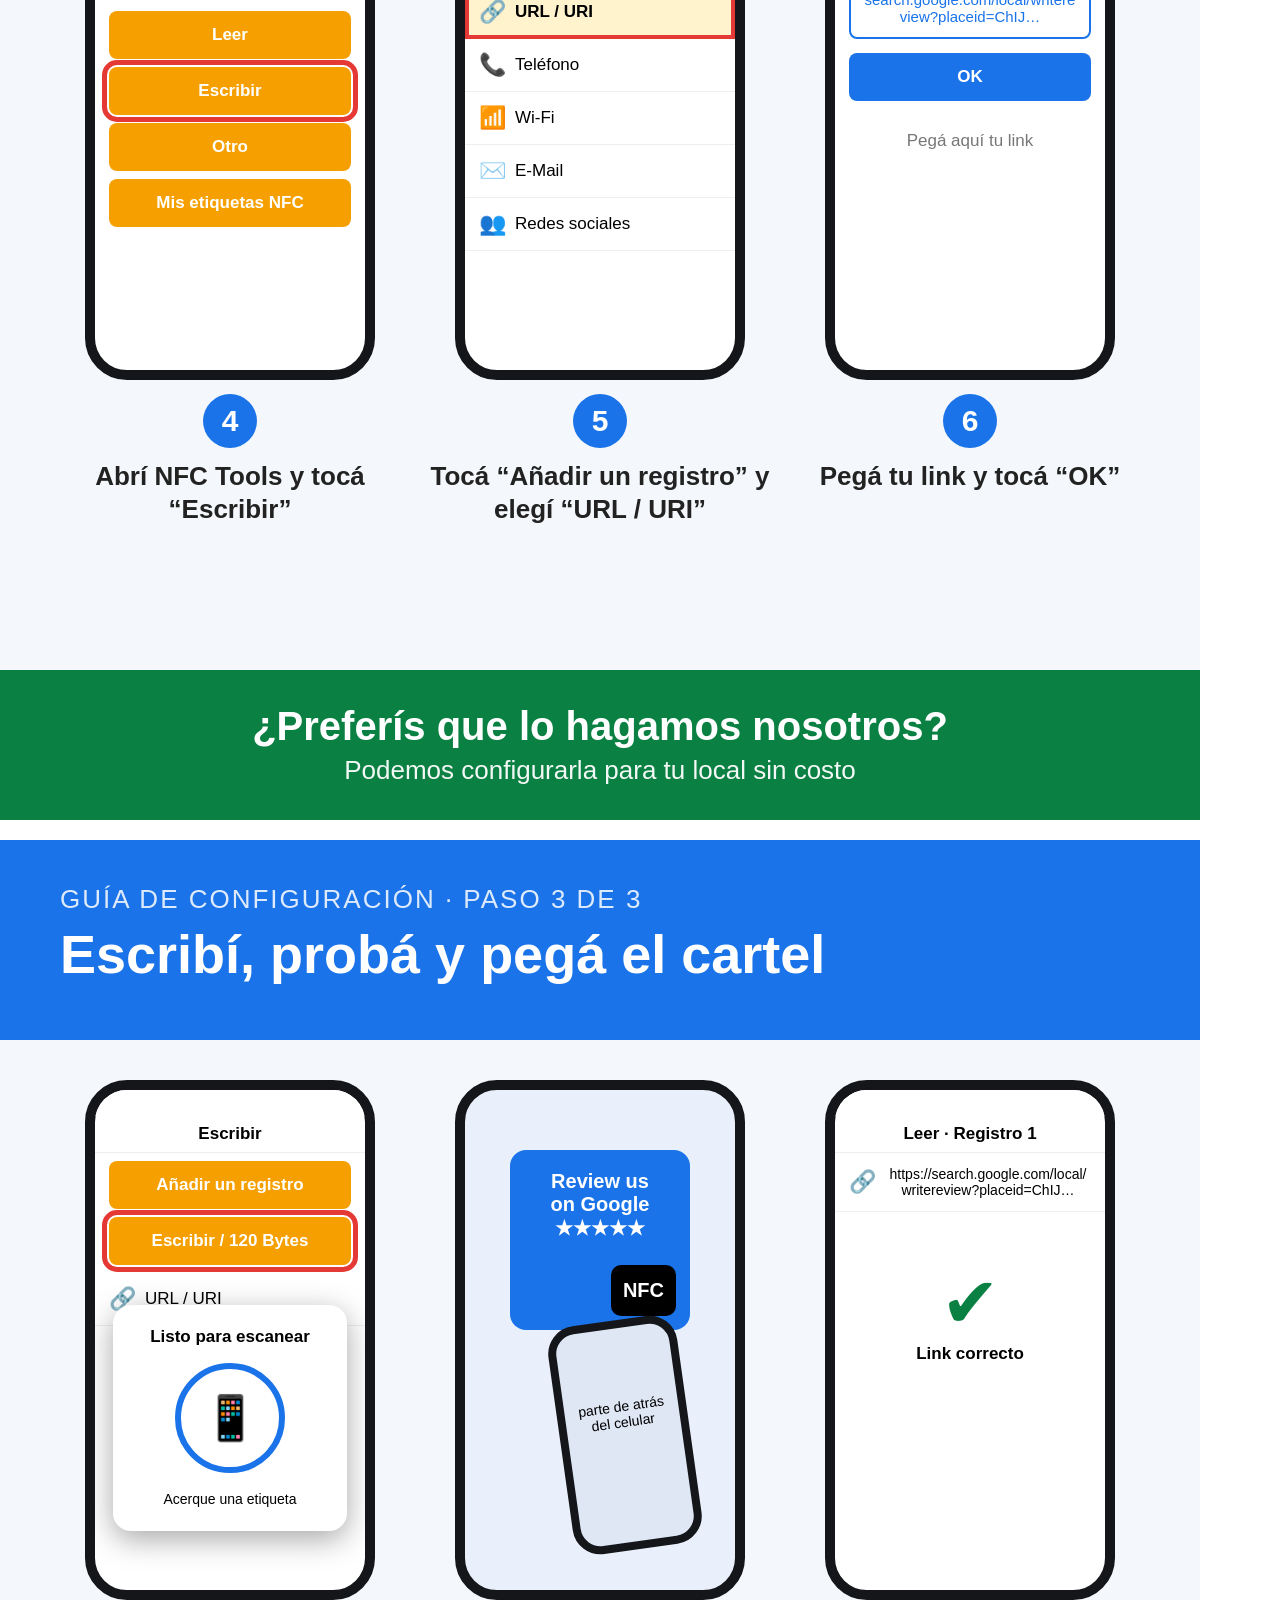
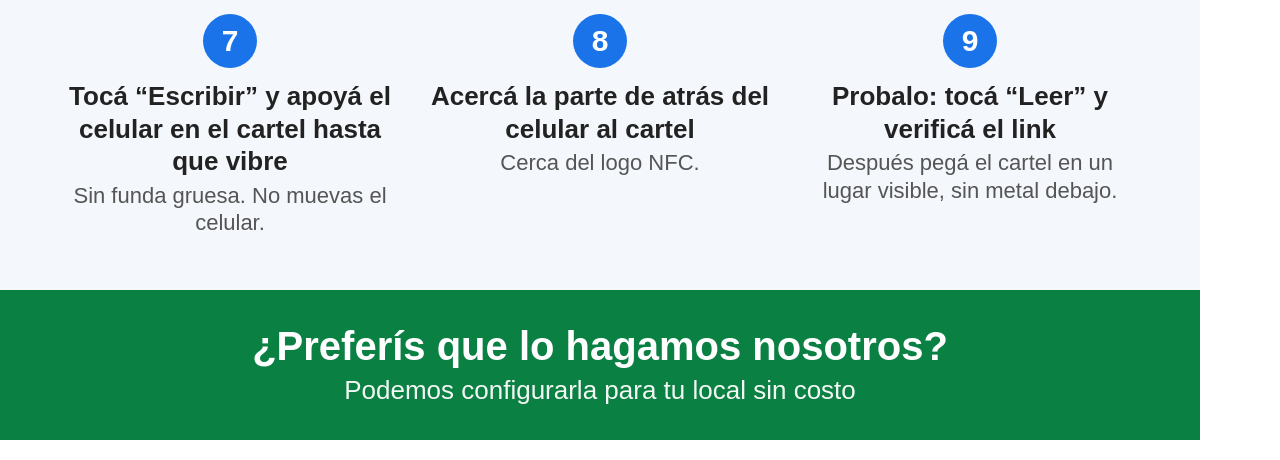
<file: guia-nfc/guia.html>
<!doctype html><html><head><meta charset="utf-8"><style>
*{box-sizing:border-box;margin:0;padding:0}
body{font-family:'Helvetica Neue',Arial,sans-serif;background:#fff}
.slide{width:1200px;height:1200px;position:relative;background:#f4f7fb;overflow:hidden;margin-bottom:20px}
.head{background:#1a73e8;color:#fff;padding:44px 60px;height:200px}
.head small{font-size:26px;opacity:.85;letter-spacing:2px;text-transform:uppercase}
.head h1{font-size:54px;margin-top:10px;line-height:1.1}
.body{padding:40px 50px}
.row{display:flex;gap:30px;justify-content:center}
.step{width:340px;text-align:center}
.badge{display:inline-flex;width:54px;height:54px;border-radius:50%;background:#1a73e8;color:#fff;font-size:30px;font-weight:700;align-items:center;justify-content:center;margin-bottom:12px}
.cap{font-size:26px;line-height:1.25;color:#222;margin-top:16px;font-weight:600}
.cap span{display:block;font-weight:400;font-size:22px;color:#555;margin-top:4px}
.phone{width:290px;height:520px;margin:0 auto;border:10px solid #14161a;border-radius:42px;background:#fff;position:relative;overflow:hidden;font-size:17px}
.phone .bar{height:26px;background:#fff}
.phone .ttl{text-align:center;font-weight:700;padding:8px;border-bottom:1px solid #eee}
.btn{margin:8px 14px;padding:14px;border-radius:8px;background:#f5a000;color:#fff;font-weight:700;text-align:center}
.btn.hl{outline:5px solid #e53935;outline-offset:2px}
.item{display:flex;align-items:center;gap:10px;padding:13px 14px;border-bottom:1px solid #eee}
.item i{font-style:normal;width:26px;text-align:center;font-size:22px}
.item.hl{background:#fff3cd;outline:4px solid #e53935;outline-offset:-4px;font-weight:700}
.field{margin:14px;border:2px solid #1a73e8;border-radius:8px;padding:12px;font-size:15px;word-break:break-all;color:#1a73e8}
.lbl{margin:14px 14px 0;font-size:14px;color:#666}
.modal{position:absolute;left:18px;right:18px;top:215px;background:#fff;border-radius:18px;box-shadow:0 8px 30px rgba(0,0,0,.35);padding:22px;text-align:center}
.ring{width:110px;height:110px;border:6px solid #1a73e8;border-radius:50%;margin:16px auto;display:flex;align-items:center;justify-content:center;font-size:44px}
.foot{position:absolute;left:0;right:0;bottom:0;height:150px;background:#0b8043;color:#fff;display:flex;flex-direction:column;align-items:center;justify-content:center;text-align:center}
.foot b{font-size:40px}
.foot span{font-size:26px;margin-top:6px;opacity:.95}
.box{background:#fff;border-radius:20px;padding:26px 32px;font-size:28px;line-height:1.35;box-shadow:0 2px 10px rgba(0,0,0,.08);margin-bottom:22px}
.box b.n{display:inline-block;background:#1a73e8;color:#fff;border-radius:50%;width:44px;height:44px;text-align:center;line-height:44px;margin-right:12px;font-size:26px}
code{background:#eef3fd;color:#1a3d8f;padding:3px 8px;border-radius:6px;font-size:22px;word-break:break-all}
.cartel{width:180px;height:180px;margin:60px auto 0;background:#1a73e8;border-radius:16px;position:relative;color:#fff;font-weight:700;text-align:center;padding-top:20px;font-size:20px}
.cartel:after{content:"NFC";position:absolute;bottom:14px;right:14px;background:#000;border-radius:10px;padding:14px 12px;font-size:20px}
.pbk{position:absolute;left:95px;top:230px;width:130px;height:230px;border:8px solid #14161a;border-radius:28px;background:#dfe7f5;text-align:center;padding-top:70px;font-size:14px;transform:rotate(-8deg)}
.ok{color:#0b8043;font-size:70px;text-align:center}
</style></head><body>

<div class="slide" id="s1">
 <div class="head"><small>Guía de configuración · Paso 1 de 3</small><h1>Conseguí tu link de reseñas</h1></div>
 <div class="body">
  <div class="box"><b class="n">1</b><b>Opción fácil: Google Maps</b><br>Buscá tu negocio → tocá <b>Compartir</b> → <b>Copiar link</b>.</div>
  <div class="box"><b class="n">2</b><b>Opción Place ID</b><br>Buscá en Google <b>“Place ID Finder”</b>, escribí el nombre de tu negocio y copiá el código (empieza con <b>ChIJ…</b>). Armá el link así:<br><code>https://search.google.com/local/writereview?placeid=TU_PLACE_ID</code></div>
  <div class="box"><b class="n">3</b><b>Instalá la app gratis “NFC Tools”</b><br>Disponible en App Store y Google Play. En Android activá el NFC en Ajustes.</div>
  <div class="box" style="background:#fff8e1"><b>Guardá el link</b> copiado en tus notas: lo vas a pegar en el paso siguiente.</div>
 </div>
 <div class="foot"><b>¿Preferís que lo hagamos nosotros?</b><span>Podemos configurarla para tu local sin costo</span></div>
</div>

<div class="slide" id="s2">
 <div class="head"><small>Guía de configuración · Paso 2 de 3</small><h1>Grabá tu link en el cartel NFC</h1></div>
 <div class="body"><div class="row">
  <div class="step"><div class="phone"><div class="bar"></div><div class="ttl">NFC Tools</div>
    <div style="text-align:center;margin:30px 0;font-size:16px">Bienvenido en NFC Tools</div>
    <div class="btn">Leer</div><div class="btn hl">Escribir</div><div class="btn">Otro</div><div class="btn">Mis etiquetas NFC</div></div>
    <div style="margin-top:14px"><span class="badge">4</span></div><div class="cap" style="margin-top:0">Abrí NFC Tools y tocá “Escribir”</div></div>
  <div class="step"><div class="phone"><div class="bar"></div><div class="ttl">Añadir un registro</div>
    <div class="item"><i>📄</i>Texto</div><div class="item hl"><i>🔗</i>URL / URI</div><div class="item"><i>📞</i>Teléfono</div><div class="item"><i>📶</i>Wi-Fi</div><div class="item"><i>✉️</i>E-Mail</div><div class="item"><i>👥</i>Redes sociales</div></div>
    <div style="margin-top:14px"><span class="badge">5</span></div><div class="cap" style="margin-top:0">Tocá “Añadir un registro” y elegí “URL / URI”</div></div>
  <div class="step"><div class="phone"><div class="bar"></div><div class="ttl">URL / URI</div>
    <div class="lbl">Protocolo: https://</div>
    <div class="field">search.google.com/local/writereview?placeid=ChIJ…</div>
    <div class="btn" style="background:#1a73e8">OK</div><div style="text-align:center;margin-top:30px;color:#777">Pegá aquí tu link</div></div>
    <div style="margin-top:14px"><span class="badge">6</span></div><div class="cap" style="margin-top:0">Pegá tu link y tocá “OK”</div></div>
 </div></div>
 <div class="foot"><b>¿Preferís que lo hagamos nosotros?</b><span>Podemos configurarla para tu local sin costo</span></div>
</div>

<div class="slide" id="s3">
 <div class="head"><small>Guía de configuración · Paso 3 de 3</small><h1>Escribí, probá y pegá el cartel</h1></div>
 <div class="body"><div class="row">
  <div class="step"><div class="phone"><div class="bar"></div><div class="ttl">Escribir</div>
    <div class="btn">Añadir un registro</div><div class="btn hl">Escribir / 120 Bytes</div>
    <div class="item"><i>🔗</i>URL / URI<br></div>
    <div class="modal"><b>Listo para escanear</b><div class="ring">📱</div><span style="font-size:14px">Acerque una etiqueta</span></div></div>
    <div style="margin-top:14px"><span class="badge">7</span></div><div class="cap" style="margin-top:0">Tocá “Escribir” y apoyá el celular en el cartel hasta que vibre<span>Sin funda gruesa. No muevas el celular.</span></div></div>
  <div class="step"><div class="phone" style="background:#eaf0fb"><div class="cartel">Review us<br>on Google<br>★★★★★</div><div class="pbk">parte de atrás<br>del celular</div></div>
    <div style="margin-top:14px"><span class="badge">8</span></div><div class="cap" style="margin-top:0">Acercá la parte de atrás del celular al cartel<span>Cerca del logo NFC.</span></div></div>
  <div class="step"><div class="phone"><div class="bar"></div><div class="ttl">Leer · Registro 1</div>
    <div class="item"><i>🔗</i><div style="font-size:14px;word-break:break-all">https://search.google.com/local/writereview?placeid=ChIJ…</div></div>
    <div class="ok" style="margin-top:50px">✔</div><div style="text-align:center;font-weight:700">Link correcto</div></div>
    <div style="margin-top:14px"><span class="badge">9</span></div><div class="cap" style="margin-top:0">Probalo: tocá “Leer” y verificá el link<span>Después pegá el cartel en un lugar visible, sin metal debajo.</span></div></div>
 </div></div>
 <div class="foot"><b>¿Preferís que lo hagamos nosotros?</b><span>Podemos configurarla para tu local sin costo</span></div>
</div>
</body></html>
</file>
<file: css/style.css>
:root{
  --navy:#01192b; --navy2:#032a47; --blue:#0b6fa8; --aqua:#19b5e8; --ice:#bfeeff;
  --bg:#f3f9fc; --ink:#0c2233; --muted:#51697a; --wa:#25d366;
  --r:16px; --sh:0 10px 30px rgba(1,25,43,.14);
  --f-head:'Outfit',system-ui,sans-serif; --f-body:'Inter',system-ui,sans-serif;
}
*{box-sizing:border-box;margin:0;padding:0}
html{scroll-behavior:smooth;scroll-padding-top:84px}
body{font-family:var(--f-body);color:var(--ink);background:var(--bg);line-height:1.65;overflow-x:hidden}
img{max-width:100%;display:block}
a{color:inherit;text-decoration:none}
ul{list-style:none}
button{font:inherit;cursor:pointer;border:0;background:none;color:inherit}
.wrap{width:min(1180px,100% - 40px);margin-inline:auto}
h1,h2,h3,h4{font-family:var(--f-head);line-height:1.15}

/* ---------- topbar / header ---------- */
.topbar{background:var(--navy);color:#cfe9f7;font-size:.86rem}
.topbar__in{display:flex;justify-content:space-between;gap:16px;padding:8px 0;flex-wrap:wrap}
.topbar__item{display:flex;align-items:center;gap:8px}
.topbar svg{width:15px;height:15px;fill:var(--aqua)}
.topbar a{font-weight:600;color:#fff;white-space:nowrap}
.topbar a:hover{color:var(--aqua)}
.header{position:sticky;top:0;z-index:50;background:rgba(1,25,43,.94);backdrop-filter:blur(10px);border-bottom:1px solid rgba(255,255,255,.08);transition:box-shadow .3s}
.header.is-stuck{box-shadow:0 6px 24px rgba(0,0,0,.35)}
.header__in{display:flex;align-items:center;justify-content:space-between;height:68px}
.logo img{height:44px;width:auto}
.nav{display:flex;align-items:center;gap:6px}
.nav a{color:#e6f4fb;font-family:var(--f-head);font-weight:600;font-size:.95rem;padding:9px 14px;border-radius:999px;transition:.25s}
.nav a:hover,.nav a.is-on{background:rgba(25,181,232,.18);color:#fff}
.nav .nav__cta{background:var(--aqua);color:var(--navy)}
.nav .nav__cta:hover{background:#fff;color:var(--navy)}
.burger{display:none;width:44px;height:44px;flex-direction:column;justify-content:center;gap:5px;align-items:center}
.burger span{width:24px;height:2px;background:#fff;border-radius:2px;transition:.3s}
.burger[aria-expanded="true"] span:nth-child(1){transform:translateY(7px) rotate(45deg)}
.burger[aria-expanded="true"] span:nth-child(2){opacity:0}
.burger[aria-expanded="true"] span:nth-child(3){transform:translateY(-7px) rotate(-45deg)}

/* ---------- hero ---------- */
.hero{position:relative;min-height:clamp(540px,88vh,780px);display:flex;align-items:center;color:#fff;overflow:hidden;background:var(--navy)}
.hero__slides,.hero__slide,.hero__shade{position:absolute;inset:0}
.hero__slide{background-size:cover;background-position:center;opacity:0;transform:scale(1.08);transition:opacity 1.4s ease,transform 7s ease-out;will-change:transform,opacity}
.hero__slide.is-active{opacity:1;transform:scale(1)}
.hero__shade{background:linear-gradient(100deg,rgba(1,25,43,.88) 0%,rgba(1,25,43,.55) 55%,rgba(1,25,43,.15) 100%)}
.hero__content{position:relative;z-index:3;padding:60px 0 130px}
.eyebrow{display:inline-block;font-family:var(--f-head);font-weight:600;letter-spacing:.14em;text-transform:uppercase;font-size:.8rem;color:var(--aqua);margin-bottom:14px}
.eyebrow--dark{color:var(--blue)}
.hero h1{font-size:clamp(2.1rem,5.2vw,4rem);font-weight:800;max-width:14em;text-shadow:0 3px 24px rgba(0,0,0,.35)}
.hero h1 span{color:var(--aqua)}
.hero__lead{max-width:34em;margin:20px 0 28px;font-size:1.12rem;color:#e0f1fa}
.hero__btns{display:flex;gap:14px;flex-wrap:wrap}
.btn{display:inline-flex;align-items:center;gap:10px;padding:14px 26px;border-radius:999px;font-family:var(--f-head);font-weight:700;font-size:1rem;transition:transform .25s,box-shadow .25s,background .25s}
.btn svg{width:22px;height:22px;fill:currentColor}
.btn--wa{background:var(--wa);color:#fff;box-shadow:0 8px 22px rgba(37,211,102,.4)}
.btn--wa:hover{transform:translateY(-3px);box-shadow:0 12px 28px rgba(37,211,102,.55)}
.btn--ghost{border:2px solid rgba(255,255,255,.6);color:#fff}
.btn--ghost:hover{background:#fff;color:var(--navy)}
.btn--block{width:100%;justify-content:center}
.hero__badges{display:flex;gap:34px;margin-top:40px;flex-wrap:wrap}
.hero__badges li{font-family:var(--f-head);font-size:1.15rem;line-height:1.2}
.hero__badges b{font-size:2.3rem;font-weight:800;color:var(--aqua)}
.hero__badges small{display:block;font-family:var(--f-body);font-size:.85rem;color:#bfdcec;max-width:11em}
.hero__arrow{position:absolute;z-index:4;top:50%;transform:translateY(-50%);width:48px;height:48px;border-radius:50%;background:rgba(255,255,255,.14);color:#fff;font-size:2rem;line-height:1;backdrop-filter:blur(6px);transition:.25s}
.hero__arrow:hover{background:var(--aqua);color:var(--navy)}
.hero__arrow--prev{left:16px}.hero__arrow--next{right:16px}
.hero__dots{position:absolute;z-index:4;bottom:84px;left:50%;transform:translateX(-50%);display:flex;gap:10px}
.hero__dots button{width:11px;height:11px;border-radius:50%;background:rgba(255,255,255,.45);transition:.3s}
.hero__dots button.is-on{background:var(--aqua);width:30px;border-radius:8px}

/* burbujas */
.bubbles{position:absolute;inset:0;z-index:2;pointer-events:none;overflow:hidden}
.bubbles i{position:absolute;bottom:-40px;border-radius:50%;border:1.5px solid rgba(255,255,255,.55);background:radial-gradient(circle at 30% 30%,rgba(255,255,255,.55),rgba(255,255,255,.05) 60%);animation:rise linear infinite}
@keyframes rise{to{transform:translateY(-110vh) translateX(var(--dx,20px))}}

/* ---------- olas ---------- */
.wave{position:absolute;left:0;width:200%;height:90px;z-index:3;pointer-events:none;animation:slide 14s linear infinite}
.wave--hero,.wave--bottom{bottom:-1px}
.wave--top{top:-1px}
.wave .w1{fill:var(--bg);opacity:.5}
.wave .w2{fill:var(--bg)}
.wave--hero{width:100%;animation:none}
.wave--hero .w1,.wave--hero .w2{transform-origin:center}
.wave--light .w1{fill:var(--bg);opacity:.5}
.wave--light .w2{fill:var(--bg)}
.footer .wave .w1{fill:var(--bg);opacity:.5}.footer .wave .w2{fill:var(--bg)}
@keyframes slide{to{transform:translateX(-50%)}}
.wave path{animation:bob 6s ease-in-out infinite}
.wave .w1{animation-delay:-3s}
@keyframes bob{50%{transform:translateY(8px)}}

/* ---------- secciones ---------- */
.section{position:relative;padding:96px 0;overflow:hidden}
.section--light{background:var(--bg)}
.section--dark{background:var(--navy);color:#e6f4fb;padding-bottom:140px}
.section--blue{background:linear-gradient(160deg,var(--blue),var(--navy2));color:#fff}
.sec-head{text-align:center;max-width:720px;margin:0 auto 46px}
.sec-head h2{font-size:clamp(1.8rem,3.6vw,2.8rem);font-weight:800}
.sec-head p{margin-top:12px;color:var(--muted)}
.section--dark .sec-head p,.section--blue .sec-head p{color:#bfdcec}

/* servicios */
.cards{display:grid;grid-template-columns:repeat(4,1fr);gap:22px}
.card{background:#fff;border-radius:var(--r);overflow:hidden;box-shadow:var(--sh);transition:transform .35s,box-shadow .35s}
.card:hover{transform:translateY(-8px);box-shadow:0 18px 40px rgba(1,25,43,.22)}
.card__img{aspect-ratio:16/10;overflow:hidden}
.card__img img{width:100%;height:100%;object-fit:cover;transition:transform .6s}
.card:hover .card__img img{transform:scale(1.1)}
.card__body{padding:20px}
.card__body h3{font-size:1.15rem;margin-bottom:8px}
.card__link{color:var(--blue);font-weight:600;font-size:.95rem}
.card__link:hover{color:var(--aqua)}

/* carril / nadador */
.lane{position:relative;height:84px;background:var(--bg);overflow:hidden}
.lane--dark{background:var(--navy2)}
.lane__rope{position:absolute;left:0;right:0;top:50%;height:10px;transform:translateY(-50%);background:repeating-linear-gradient(90deg,#e63946 0 34px,#fff 34px 68px,#19b5e8 68px 102px);border-radius:6px;box-shadow:0 2px 6px rgba(0,0,0,.25)}
.lane__swimmer{position:absolute;top:6px;left:0;width:140px;will-change:transform}
.lane__swimmer svg{width:100%}
.sw-arm{transform-origin:52px 22px;animation:stroke 1s ease-in-out infinite}
.sw-kick{animation:kick .5s ease-in-out infinite alternate}
@keyframes stroke{50%{transform:rotate(-28deg)}}
@keyframes kick{to{transform:translateY(3px)}}

/* nosotros */
.about{display:grid;grid-template-columns:1.05fr 1fr;gap:52px;align-items:center}
.about h2{font-size:clamp(1.8rem,3.4vw,2.6rem);font-weight:800;margin-bottom:18px;color:#fff}
.about p{margin-bottom:14px;color:#cfe4f1}
.about__sign{color:#fff!important}
.ticks{margin-top:20px;display:grid;gap:10px}
.ticks li{padding-left:34px;position:relative;color:#fff}
.ticks li::before{content:"";position:absolute;left:0;top:3px;width:22px;height:22px;border-radius:50%;background:var(--aqua) url("data:image/svg+xml,%3Csvg xmlns='http://www.w3.org/2000/svg' viewBox='0 0 24 24'%3E%3Cpath d='m5 12 5 5 9-10' fill='none' stroke='%2301192b' stroke-width='3' stroke-linecap='round' stroke-linejoin='round'/%3E%3C/svg%3E") center/14px no-repeat}
.about__grid{display:grid;grid-template-columns:1fr 1fr;gap:14px}
.about__grid .g-item:nth-child(even){transform:translateY(26px)}
.about__grid .g-item.reveal.in:nth-child(even){transform:translateY(26px)}

/* galerías */
.grid{display:grid;gap:14px}
.grid--4{grid-template-columns:repeat(4,1fr)}
.grid--6{grid-template-columns:repeat(6,1fr)}
.g-item{position:relative;display:block;border-radius:12px;overflow:hidden;aspect-ratio:4/3;background:#cfe3ee;box-shadow:0 6px 18px rgba(1,25,43,.18);cursor:zoom-in}
.g-item img{width:100%;height:100%;object-fit:cover;transition:transform .6s}
.g-item::after{content:"+";position:absolute;inset:0;display:flex;align-items:center;justify-content:center;font-size:2.6rem;color:#fff;background:linear-gradient(0deg,rgba(1,25,43,.65),rgba(25,181,232,.35));opacity:0;transition:.35s}
.g-item:hover img{transform:scale(1.12)}
.g-item:hover::after{opacity:1}
.grid--6 .g-item{aspect-ratio:1}
.grid--gallery .g-item.is-hide{display:none}
.filters{display:flex;justify-content:center;gap:10px;flex-wrap:wrap;margin-bottom:30px}
.filters button{padding:9px 20px;border-radius:999px;border:1.5px solid rgba(255,255,255,.3);color:#e6f4fb;font-family:var(--f-head);font-weight:600;transition:.25s}
.filters button:hover{border-color:var(--aqua)}
.filters button.is-on{background:var(--aqua);border-color:var(--aqua);color:var(--navy)}

.prose{max-width:860px;margin:44px auto 0}
.prose p{margin-bottom:16px;color:var(--muted)}
.prose strong{color:var(--ink)}
.specs{display:grid;grid-template-columns:repeat(3,1fr);gap:16px;margin:26px 0}
.spec{background:#fff;border-radius:var(--r);padding:22px;box-shadow:var(--sh);border-top:4px solid var(--aqua)}
.spec b{display:block;font-family:var(--f-head);font-size:1.6rem;color:var(--blue);margin-bottom:6px}
.spec span{font-size:.92rem;color:var(--muted)}
.chips{display:flex;flex-wrap:wrap;justify-content:center;gap:10px;margin-bottom:34px}
.chips li{padding:9px 18px;border-radius:999px;background:rgba(255,255,255,.14);border:1px solid rgba(255,255,255,.3);font-weight:500;font-size:.95rem}

/* contacto */
.contact{display:grid;grid-template-columns:1fr 1fr;gap:34px;align-items:start}
.contact__info{display:grid;gap:16px}
.ci{display:flex;gap:18px;align-items:center;background:#fff;border-radius:var(--r);padding:20px 22px;box-shadow:var(--sh)}
.ci__ico{flex:none;width:54px;height:54px;border-radius:50%;background:var(--navy);display:grid;place-items:center}
.ci__ico svg{width:26px;height:26px;fill:var(--aqua)}
.ci__ico--wa{background:var(--wa)}.ci__ico--wa svg{fill:#fff}
.ci h4{font-size:1.05rem;margin-bottom:2px}
.ci a{font-weight:600;color:var(--blue)}.ci a:hover{color:var(--aqua)}
.ci small{color:var(--muted)}
.form{background:var(--navy);color:#fff;border-radius:var(--r);padding:30px;box-shadow:var(--sh);display:grid;gap:16px}
.form h3{font-size:1.4rem}
.form label{display:grid;gap:6px;font-weight:500;font-size:.92rem;color:#cfe4f1}
.form input,.form select,.form textarea{width:100%;padding:13px 14px;border-radius:10px;border:1.5px solid rgba(255,255,255,.2);background:rgba(255,255,255,.07);color:#fff;font:inherit}
.form option{color:#000}
.form input:focus,.form select:focus,.form textarea:focus{outline:0;border-color:var(--aqua);background:rgba(255,255,255,.12)}
.form small{color:#9ec3d7;text-align:center}

/* footer */
.footer{position:relative;overflow:hidden;background:var(--navy);color:#cfe4f1;text-align:center;padding:130px 0 40px;margin-top:-1px}
.footer__in{display:grid;gap:6px;justify-items:center}
.footer img{margin-bottom:6px}
.footer h2{color:#fff;font-size:1.5rem;letter-spacing:.06em}
.footer a{color:#fff;font-weight:600}.footer a:hover{color:var(--aqua)}
.footer__small{font-size:.85rem;color:#8fb1c6}

/* medidor de agua */
.level{position:fixed;right:18px;top:50%;transform:translateY(-50%);z-index:40;display:flex;flex-direction:column;align-items:center;gap:8px;opacity:.95;pointer-events:none}
.level__tube{width:16px;height:min(38vh,300px);border-radius:10px;border:2px solid rgba(255,255,255,.85);background:rgba(1,25,43,.35);backdrop-filter:blur(4px);overflow:hidden;display:flex;align-items:flex-end;box-shadow:0 4px 14px rgba(0,0,0,.3)}
.level__water{width:100%;height:0%;background:linear-gradient(180deg,#7fe0ff,#0b8fd1);position:relative;transition:height .15s linear}
.level__water::before{content:"";position:absolute;top:-6px;left:0;width:200%;height:10px;background:radial-gradient(circle at 10px 10px,#7fe0ff 9px,transparent 10px) 0 0/20px 10px repeat-x;animation:slide2 1.2s linear infinite}
@keyframes slide2{to{transform:translateX(-20px)}}
.level__label{font:700 .72rem var(--f-head);color:#fff;background:var(--navy);padding:3px 7px;border-radius:8px;border:1px solid rgba(255,255,255,.3)}

/* WhatsApp widget */
.wa{position:fixed;right:22px;bottom:22px;z-index:60;display:flex;align-items:center;gap:12px}
.wa__btn{position:relative;width:64px;height:64px;border-radius:50%;background:var(--wa);display:grid;place-items:center;box-shadow:0 8px 24px rgba(37,211,102,.55);transition:transform .25s}
.wa__btn svg{width:36px;height:36px;fill:#fff}
.wa__btn::before,.wa__btn::after{content:"";position:absolute;inset:0;border-radius:50%;border:2px solid var(--wa);animation:ring 2.4s ease-out infinite}
.wa__btn::after{animation-delay:1.2s}
@keyframes ring{from{transform:scale(1);opacity:.8}to{transform:scale(1.9);opacity:0}}
.wa:hover .wa__btn{transform:scale(1.1) rotate(-6deg)}
.wa__tip{background:#fff;color:var(--ink);padding:10px 16px;border-radius:14px;font-size:.88rem;line-height:1.35;box-shadow:var(--sh);opacity:0;transform:translateX(14px);pointer-events:none;transition:.4s;position:relative}
.wa__tip::after{content:"";position:absolute;right:-6px;top:50%;width:12px;height:12px;background:#fff;transform:translateY(-50%) rotate(45deg)}
.wa.show-tip .wa__tip,.wa:hover .wa__tip{opacity:1;transform:none}

/* lightbox */
.lb{position:fixed;inset:0;z-index:100;background:rgba(1,12,22,.94);display:flex;align-items:center;justify-content:center;opacity:0;visibility:hidden;transition:.3s}
.lb.open{opacity:1;visibility:visible}
.lb img{max-width:min(92vw,1100px);max-height:84vh;border-radius:10px;box-shadow:0 20px 60px rgba(0,0,0,.6)}
.lb__x{position:absolute;top:16px;right:22px;font-size:2.6rem;color:#fff;line-height:1}
.lb__nav{position:absolute;top:50%;transform:translateY(-50%);width:52px;height:52px;border-radius:50%;background:rgba(255,255,255,.12);color:#fff;font-size:2.2rem;line-height:1}
.lb__nav:hover,.lb__x:hover{color:var(--aqua)}
.lb__nav--p{left:16px}.lb__nav--n{right:16px}
.lb__count{position:absolute;bottom:18px;color:#bfdcec;font-size:.9rem}

/* reveal */
.reveal{opacity:0;transform:translateY(34px);transition:opacity .8s ease,transform .8s ease;transition-delay:var(--d,0s)}
.reveal.in{opacity:1;transform:none}

/* ---------- responsive ---------- */
@media (max-width:1000px){
  .cards{grid-template-columns:repeat(2,1fr)}
  .grid--4{grid-template-columns:repeat(2,1fr)}
  .grid--6{grid-template-columns:repeat(3,1fr)}
  .about,.contact{grid-template-columns:1fr}
  .specs{grid-template-columns:1fr}
}
@media (max-width:820px){
  .burger{display:flex}
  .nav{position:absolute;top:68px;left:0;right:0;flex-direction:column;align-items:stretch;gap:0;background:var(--navy);padding:10px 20px 20px;border-bottom:1px solid rgba(255,255,255,.1);transform:translateY(-8px);opacity:0;visibility:hidden;transition:.3s}
  .nav.open{transform:none;opacity:1;visibility:visible}
  .nav a{padding:14px 10px;border-radius:10px}
  .topbar__hide{display:none}
  .level{display:none}
}
@media (max-width:560px){
  .section{padding:68px 0}
  .cards,.grid--4{grid-template-columns:1fr 1fr}
  .grid--6{grid-template-columns:repeat(2,1fr)}
  .hero__arrow{display:none}
  .hero__badges{gap:20px}
  .hero__dots{bottom:70px}
  .wa__tip{display:none}
  .wa{right:16px;bottom:16px}
  .about__grid .g-item:nth-child(even){transform:none}
}
@media (max-width:420px){.cards{grid-template-columns:1fr}}
@media (prefers-reduced-motion:reduce){
  *,*::before,*::after{animation:none!important;transition-duration:.01ms!important}
  html{scroll-behavior:auto}
  .reveal{opacity:1;transform:none}
}
</file>
